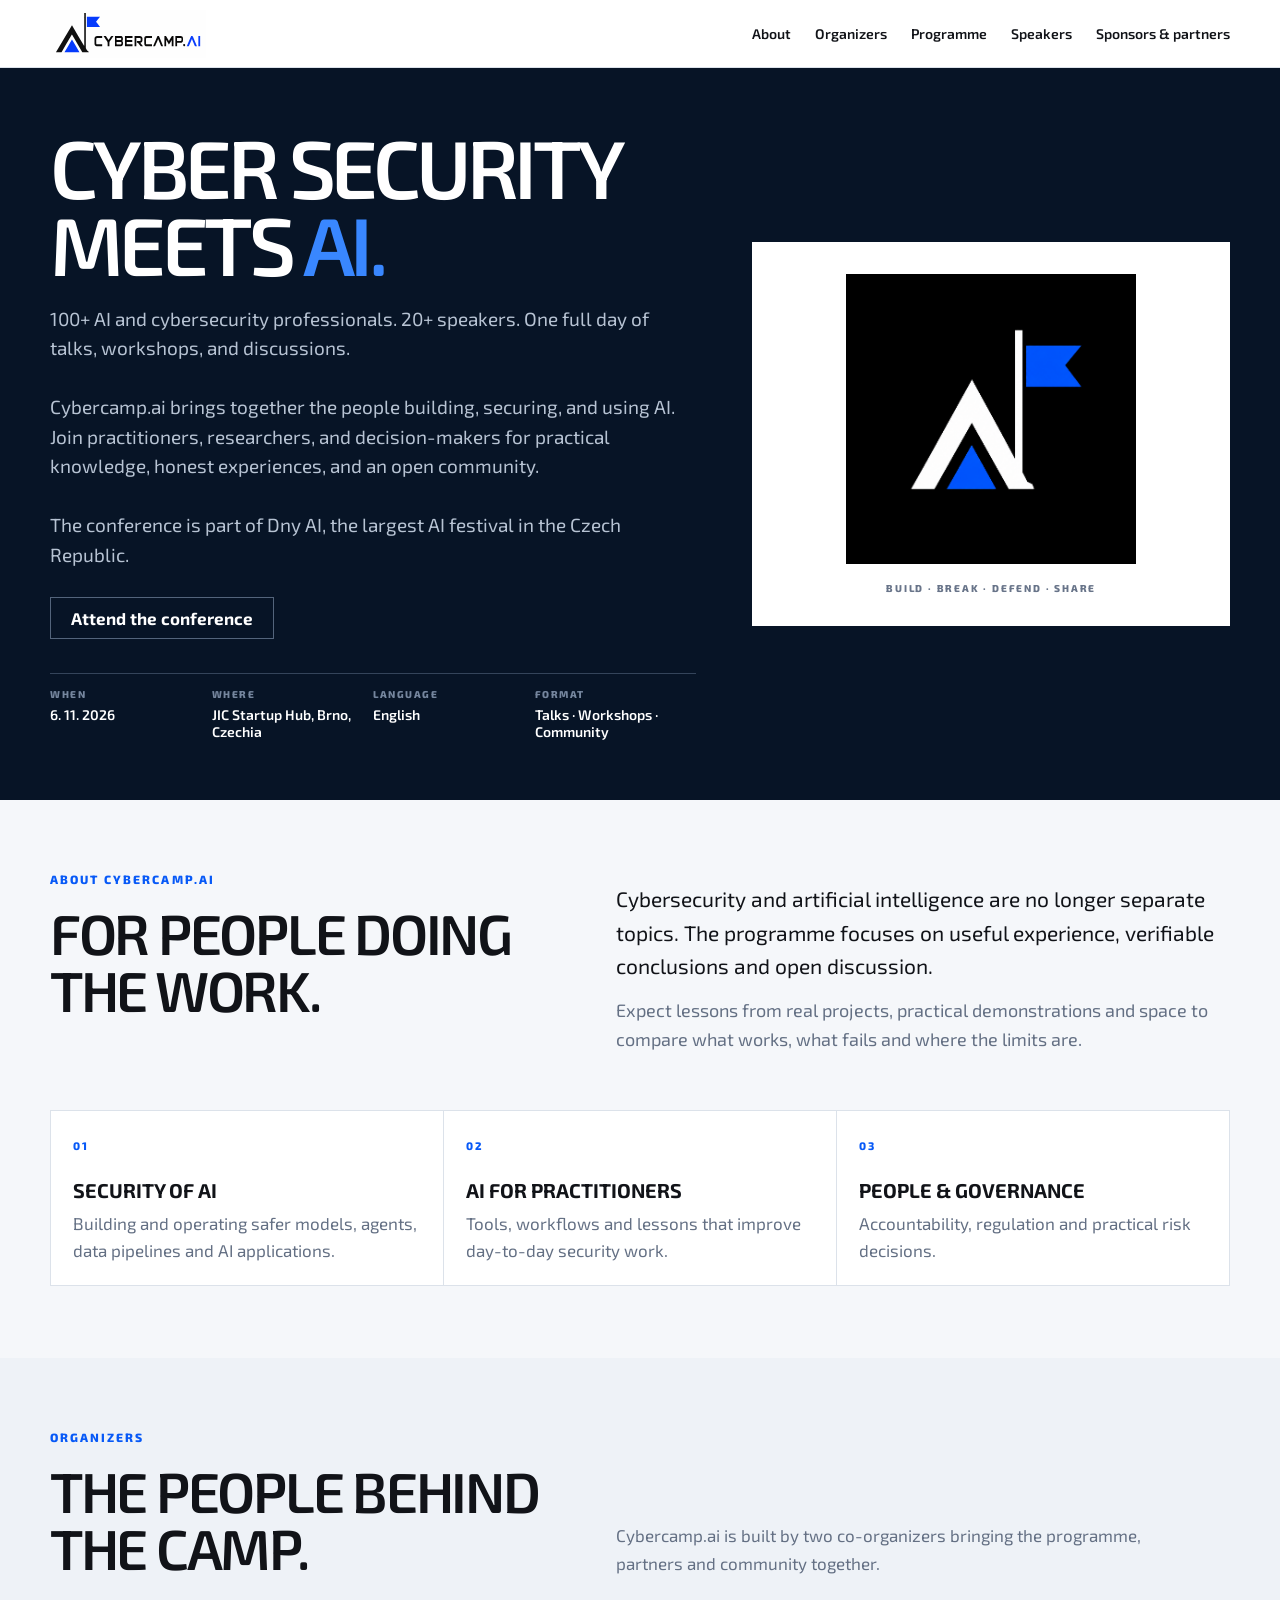
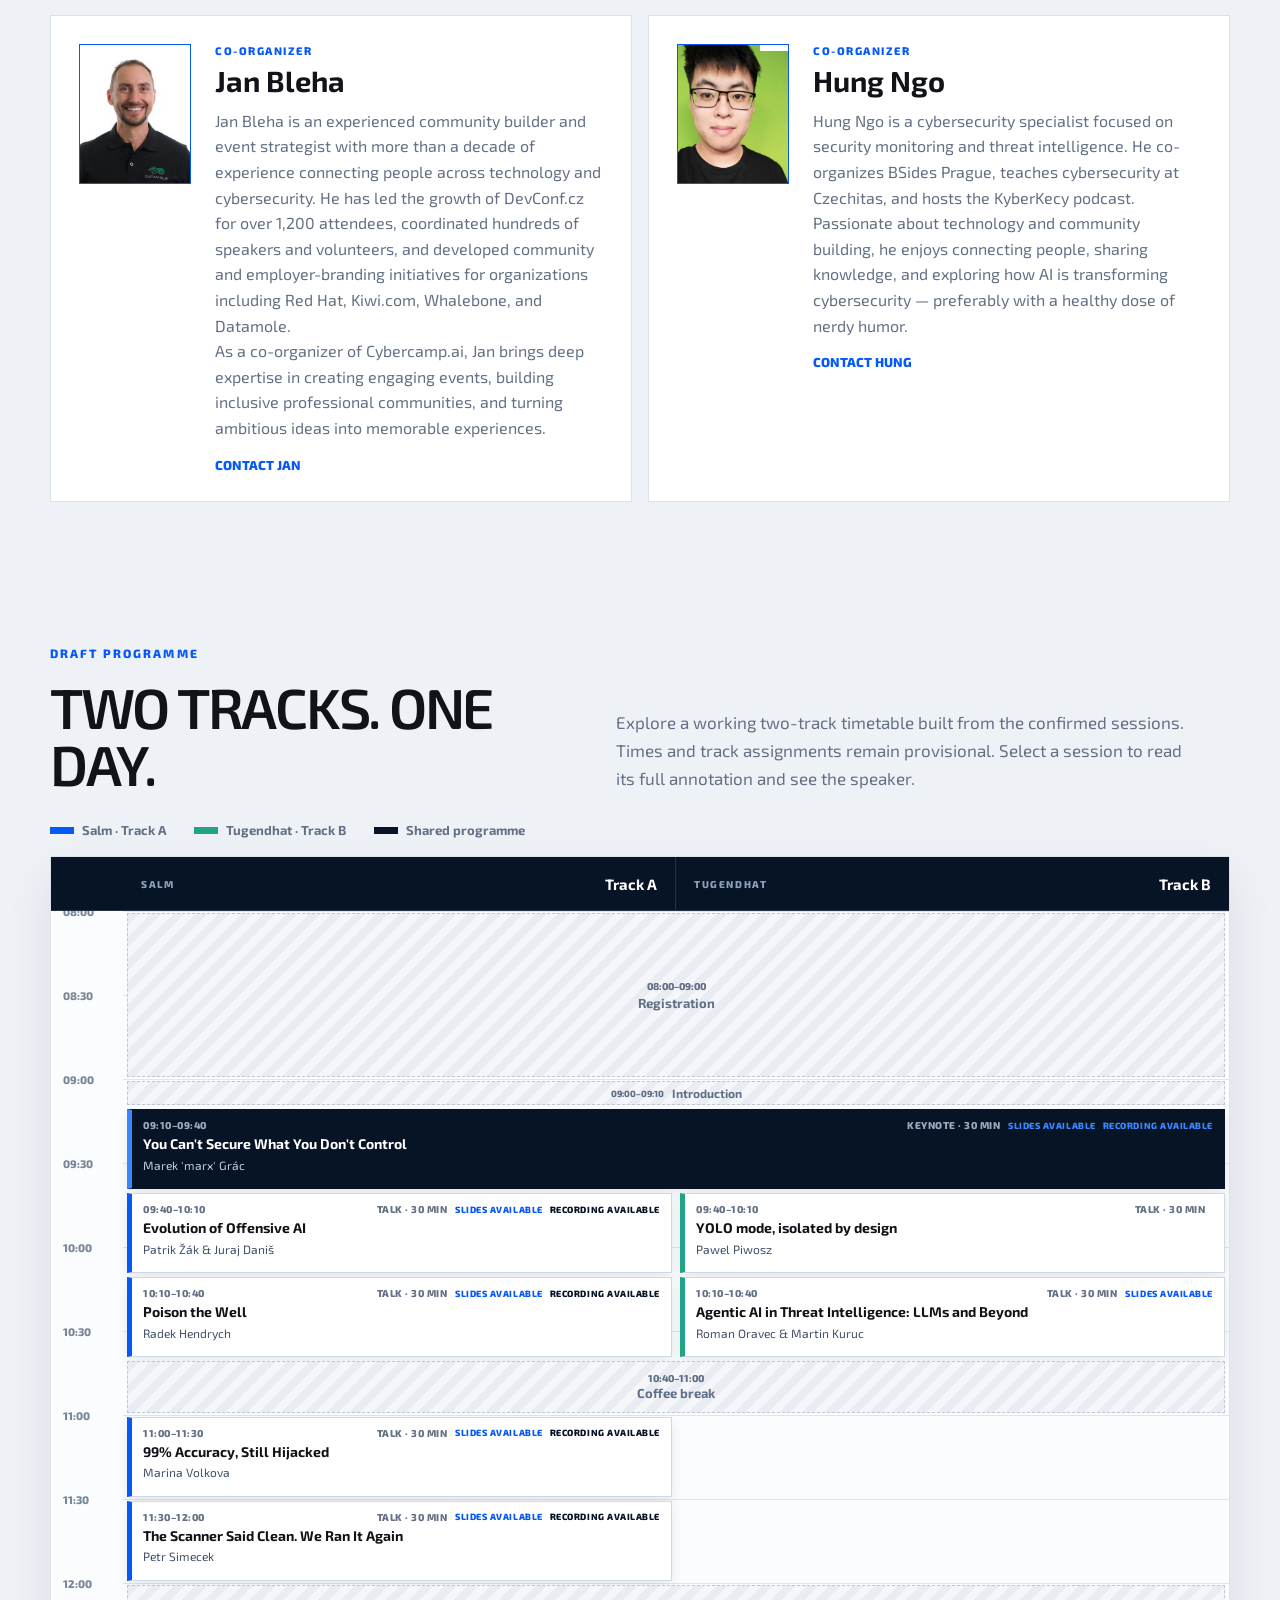
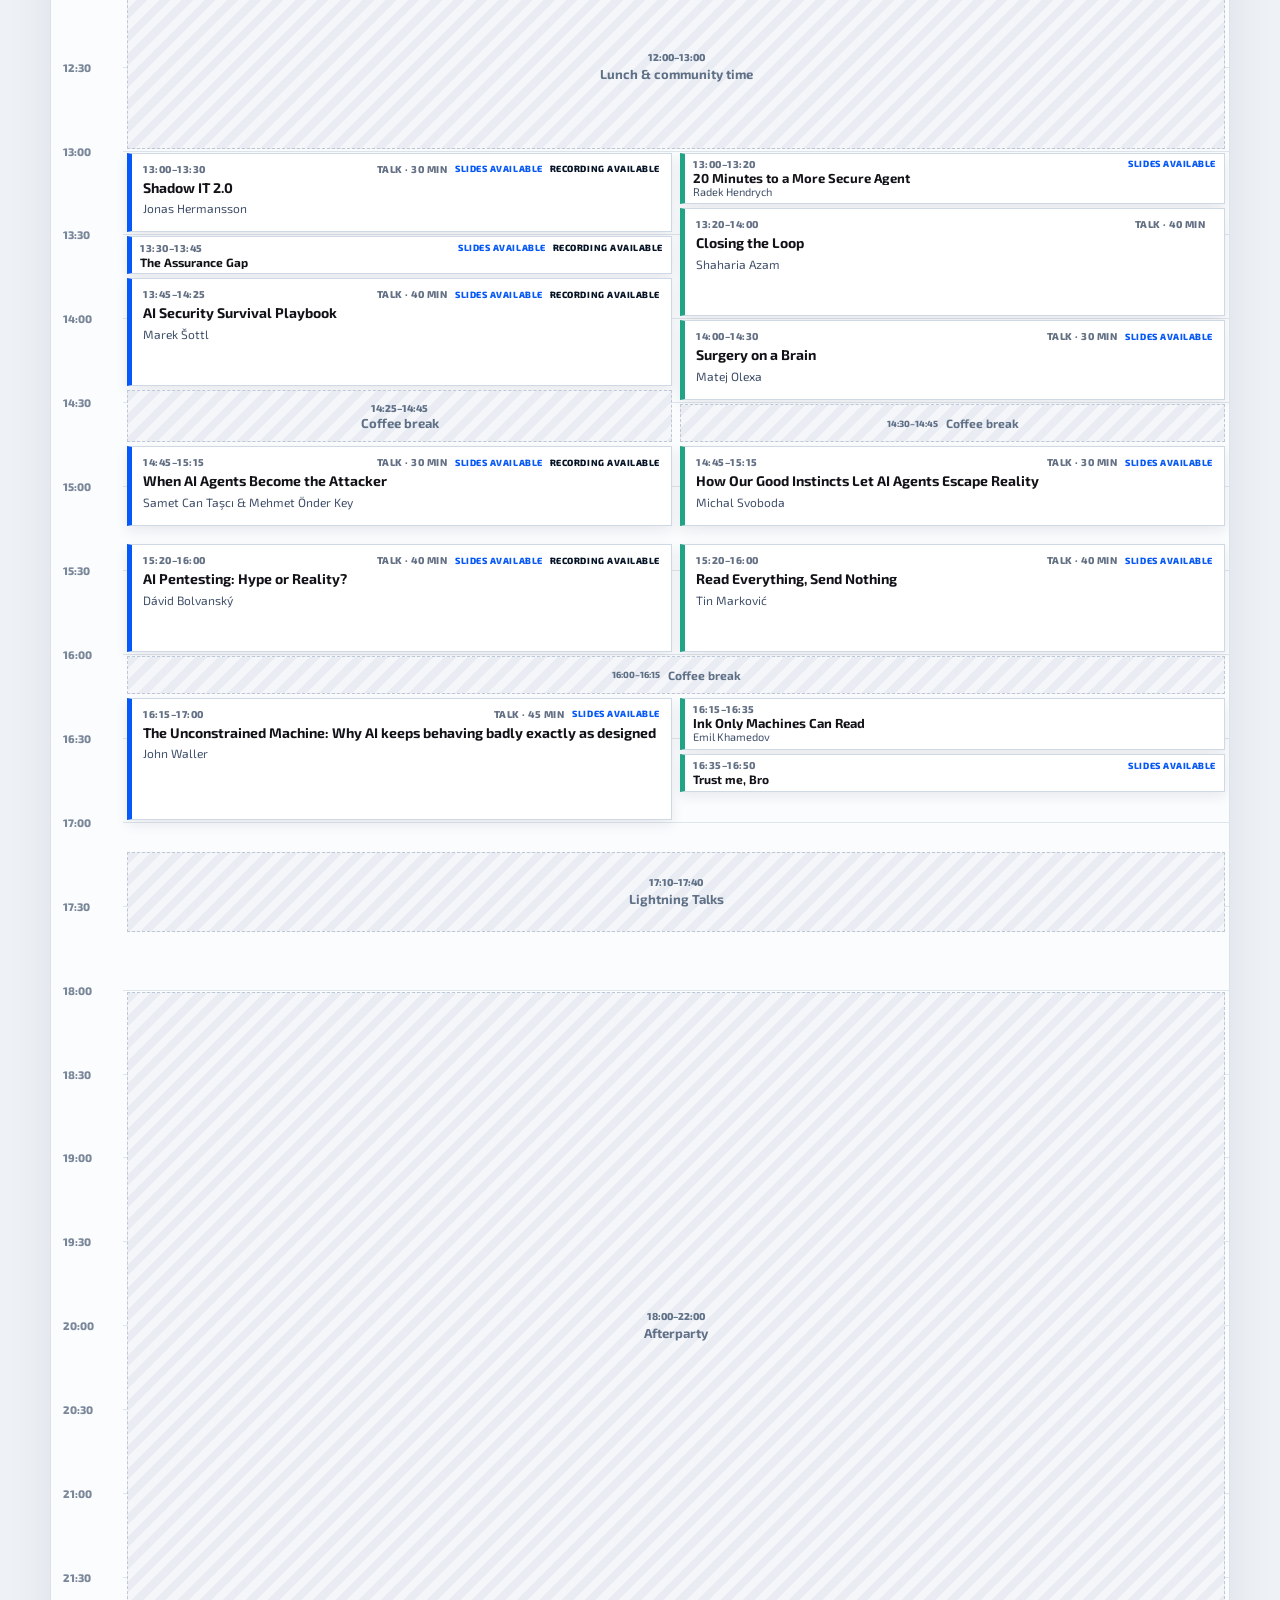
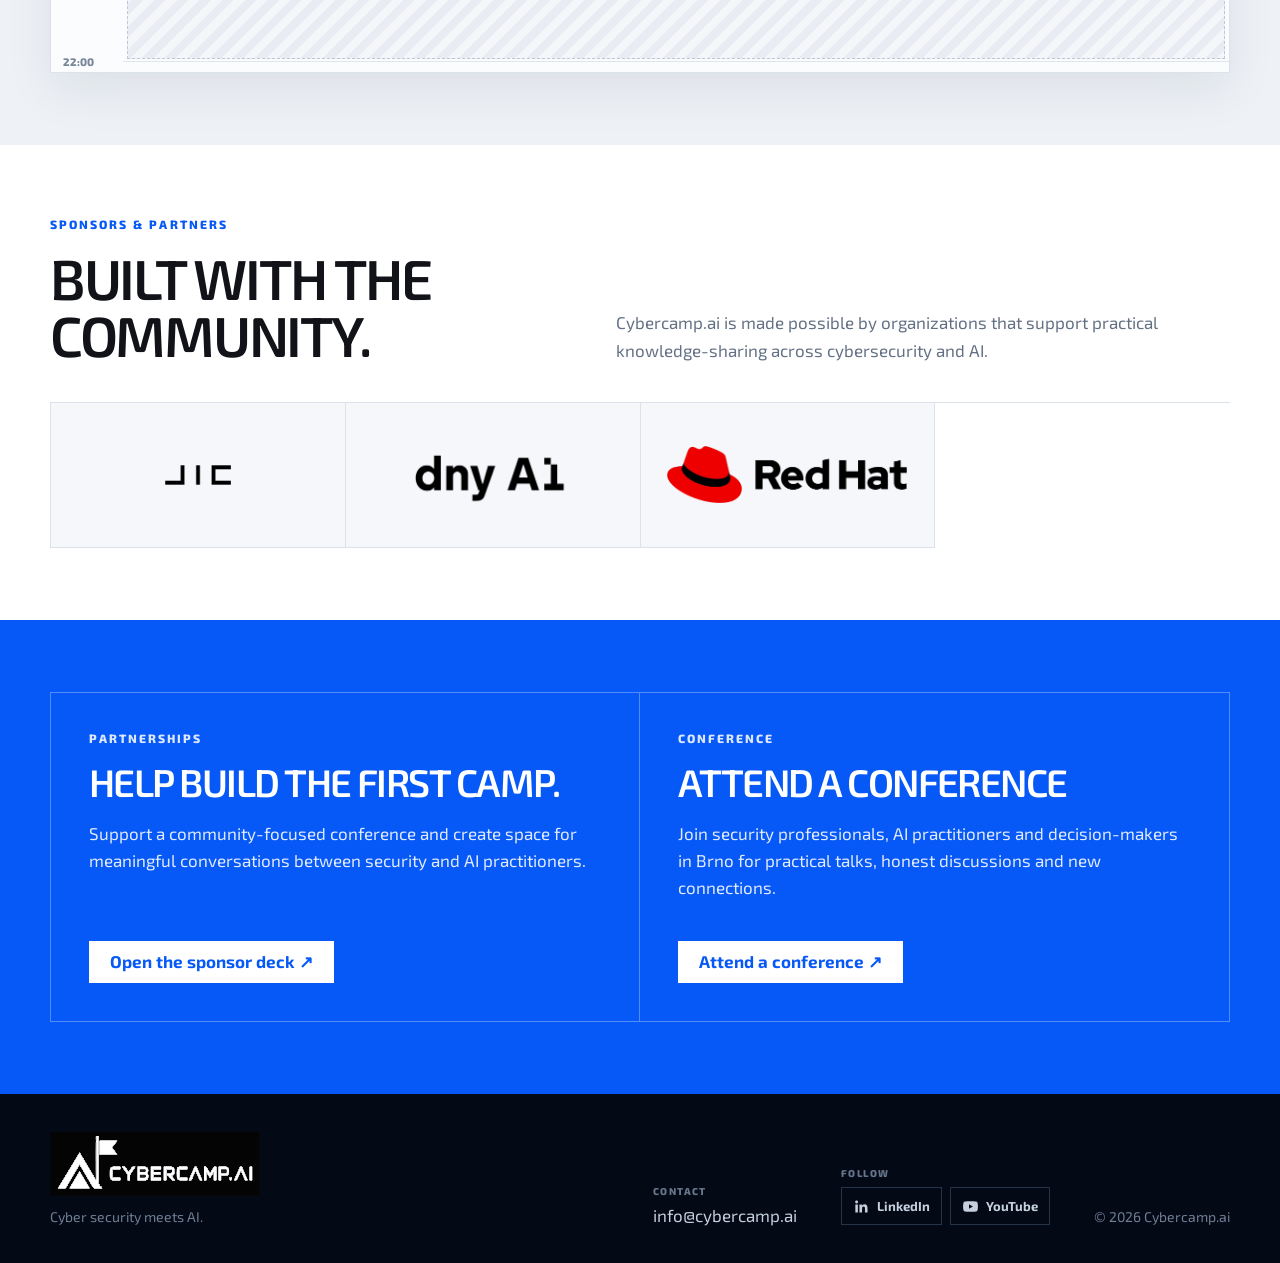
<file: index.html>
<!doctype html>
<html lang="en">

<head>
  <meta charset="utf-8">
  <meta name="viewport" content="width=device-width, initial-scale=1">
  <meta name="description"
    content="Cybercamp.ai is a conference in Brno at the intersection of cybersecurity and artificial intelligence.">
  <meta name="theme-color" content="#071426">
  <link rel="canonical" href="https://cybercamp.ai/">

  <meta property="og:type" content="website">
  <meta property="og:site_name" content="Cybercamp.ai">
  <meta property="og:title" content="Cybercamp.ai — Cyber security meets AI">
  <meta property="og:description"
    content="Join practitioners, researchers and decision-makers in Brno for practical knowledge, honest experience and an open community.">
  <meta property="og:url" content="https://cybercamp.ai/">
  <meta property="og:image" content="https://cybercamp.ai/assets/cybercamp-logo-vector.png">
  <meta property="og:image:secure_url" content="https://cybercamp.ai/assets/cybercamp-logo-vector.png">
  <meta property="og:image:type" content="image/png">
  <meta property="og:image:width" content="2048">
  <meta property="og:image:height" content="2048">
  <meta property="og:image:alt" content="Cybercamp.ai logo">

  <meta name="twitter:card" content="summary">
  <meta name="twitter:title" content="Cybercamp.ai — Cyber security meets AI">
  <meta name="twitter:description"
    content="Join practitioners, researchers and decision-makers in Brno for practical knowledge, honest experience and an open community.">
  <meta name="twitter:image" content="https://cybercamp.ai/assets/cybercamp-logo-vector.png">
  <meta name="twitter:image:alt" content="Cybercamp.ai logo">

  <title>Cybercamp.ai — Cyber security meets AI</title>
  <link rel="icon" href="assets/cybercamp-icon.png">
  <link rel="stylesheet" href="styles.css">
  <script src="schedule-config.js" defer></script>
  <script src="script.js" defer></script>
</head>

<body>
  <header class="site-header">
    <a class="brand" href="#top" aria-label="Cybercamp.ai – home">
      <img src="assets/cybercamp-vector-header.svg" alt="Cybercamp.ai">
    </a>
    <button class="menu-toggle" type="button" aria-expanded="false" aria-controls="main-navigation">
      <span></span><span></span><span></span><span class="sr-only">Menu</span>
    </button>
    <nav id="main-navigation">
      <a href="#about">About</a>
      <a href="#organizers">Organizers</a>
      <a href="#schedule">Programme</a>
      <a href="speakers.html">Speakers</a>
      <a href="#partners">Sponsors &amp; partners</a>
    </nav>
  </header>

  <main>
    <section class="hero" id="top">
      <div class="wrap hero-layout">
        <div>
          <h1>Cyber security<br>meets <span>AI.</span></h1>
          <p class="hero-lead">100+ AI and cybersecurity professionals. 20+ speakers. One full day of talks, workshops, and discussions.<br><br>
            Cybercamp.ai brings together the people building, securing, and using AI. Join practitioners, researchers, and decision-makers for practical knowledge, honest experiences, and an open community.<br><br>
            The conference is part of <a href="https://dny.ai/" target="_blank">Dny AI</a>, the largest AI festival in the Czech Republic.</p>
          <div class="hero-actions">
            <!-- <a class="button button-primary ticket-link" href="#">Get tickets</a> -->
            <!-- <a class="button button-outline cfp-link" href="https://sessionize.com/cybercampai" target="_blank">Submit a
              talk</a> -->
            <a class="button button-outline ticket-link" href="https://luma.com/cybercampai" target="_blank" rel="noopener noreferrer">Attend the
              conference</a>
          </div>
          <dl class="event-meta">
            <div>
              <dt>When</dt>
              <dd>6. 11. 2026</dd>
            </div>
            <div>
              <dt>Where</dt>
              <dd>JIC Startup Hub, Brno, Czechia</dd>
            </div>
            <div>
              <dt>Language</dt>
              <dd>English</dd>
            </div>
            <div>
              <dt>Format</dt>
              <dd>Talks · Workshops · Community</dd>
            </div>
          </dl>
        </div>
        <div class="hero-symbol" aria-hidden="true">
          <img src="assets/cybercamp-icon.png" alt="">
          <span>BUILD · BREAK · DEFEND · SHARE</span>
        </div>
      </div>
    </section>

    <section class="section" id="about">
      <div class="wrap section-intro">
        <div>
          <p class="kicker">About Cybercamp.ai</p>
          <h2>For people doing the work.</h2>
        </div>
        <div class="intro-copy">
          <p>Cybersecurity and artificial intelligence are no longer separate topics. The programme focuses on useful
            experience, verifiable conclusions and open discussion.</p>
          <p>Expect lessons from real projects, practical demonstrations and space to compare what works, what fails and
            where the limits are.</p>
        </div>
      </div>
      <div class="wrap topic-grid" aria-label="Conference topics">
        <article><span>01</span>
          <h3>Security of AI</h3>
          <p>Building and operating safer models, agents, data pipelines and AI applications.</p>
        </article>
        <article><span>02</span>
          <h3>AI for Practitioners</h3>
          <p>Tools, workflows and lessons that improve day-to-day security work.</p>
        </article>
        <article><span>03</span>
          <h3>People & Governance</h3>
          <p>Accountability, regulation and practical risk decisions.</p>
        </article>
      </div>
    </section>

    <section class="section organizers" id="organizers">
      <div class="wrap section-heading">
        <div>
          <p class="kicker">Organizers</p>
          <h2>The people behind the camp.</h2>
        </div>
        <p class="section-note">Cybercamp.ai is built by two co-organizers bringing the programme, partners and
          community together.</p>
      </div>
      <div class="wrap organizer-grid">
        <article>
          <div class="organizer-photo">
            <span class="organizer-photo-placeholder" aria-hidden="true">JB</span>
            <img src="assets/jan-bleha.jpg" alt="Jan Bleha" loading="lazy" width="448" height="560"
              onerror="this.hidden=true">
          </div>
          <div class="organizer-copy">
            <p>Co-organizer</p>
            <h3><a href="https://cz.linkedin.com/in/janbleha" target="_blank">Jan Bleha</a></h3>
            <span>Jan Bleha is an experienced community builder and event strategist with more than a decade of
              experience connecting people across technology and cybersecurity. He has led the growth of DevConf.cz for
              over 1,200 attendees, coordinated hundreds of speakers and volunteers, and developed community and
              employer-branding initiatives for organizations including Red Hat, Kiwi.com, Whalebone, and
              Datamole.<br>As a co-organizer of Cybercamp.ai, Jan brings deep expertise in creating engaging events,
              building inclusive professional communities, and turning ambitious ideas into memorable experiences.
            </span>
            <a href="mailto:jan@cybercamp.ai">Contact Jan</a>
          </div>
        </article>
        <article>
          <div class="organizer-photo">
            <span class="organizer-photo-placeholder" aria-hidden="true">HN</span>
            <img src="assets/hung-ngo.jpg" alt="Hung Ngo" loading="lazy" width="448" height="560"
              onerror="this.hidden=true">
          </div>
          <div class="organizer-copy">
            <p>Co-organizer</p>
            <h3><a href="https://www.linkedin.com/in/hungoboss/" target="_blank">Hung Ngo</a></h3>
            <span>Hung Ngo is a cybersecurity specialist focused on security monitoring and threat intelligence. He co-organizes BSides Prague, teaches cybersecurity at Czechitas, and hosts the KyberKecy podcast. Passionate about technology and community building, he enjoys connecting people, sharing knowledge, and exploring how AI is transforming cybersecurity — preferably with a healthy dose of nerdy humor.</span>
            <a href="mailto:hung@cybercamp.ai">Contact Hung</a>
          </div>
        </article>
      </div>
    </section>
    <section class="section programme" id="schedule">
      <div class="wrap section-heading">
        <div>
          <p class="kicker">Draft programme</p>
          <h2>Two tracks. One day.</h2>
        </div>
        <p class="section-note">Explore a working two-track timetable built from the confirmed sessions. Times and track assignments remain provisional. Select a session to read its full annotation and see the speaker.</p>
      </div>
      <div class="wrap schedule-key" id="schedule-key" aria-label="Programme legend"></div>
      <div class="wrap schedule-scroll" tabindex="0" aria-label="Scrollable two-track conference programme">
        <div class="schedule-timeline" id="schedule-timeline"></div>
      </div>
      <noscript><p class="wrap no-script">JavaScript is required to display the interactive programme.</p></noscript>
    </section>

    <dialog class="session-dialog" id="session-dialog" aria-labelledby="dialog-title">
      <div class="dialog-panel">
        <button class="dialog-close" type="button" aria-label="Close session details">×</button>
        <p class="dialog-meta" id="dialog-meta"></p>
        <h2 id="dialog-title"></h2>
        <div class="dialog-description" id="dialog-description"></div>
        <div class="dialog-resources" id="dialog-resources" aria-live="polite"></div>
        <div class="dialog-speakers" id="dialog-speakers"></div>
      </div>
    </dialog>
    <section class="section partners" id="partners">
      <div class="wrap section-heading">
        <div>
          <p class="kicker">Sponsors &amp; partners</p>
          <h2>Built with the community.</h2>
        </div>
        <p class="section-note">Cybercamp.ai is made possible by organizations that support practical knowledge-sharing
          across cybersecurity and AI.</p>
      </div>
      <div class="wrap partner-grid" aria-label="Cybercamp.ai sponsors and partners">
        <div class="partner-logo-slot">
          <a href="https://www.jic.cz/cz/" target="_blank"><img src="assets/partner-logo-jic.png" alt="JIC"
              loading="lazy" width="240" height="96" onload="this.previousElementSibling.hidden=true"
              onerror="this.hidden=true"></a>
        </div>
        <div class="partner-logo-slot">
          <a href="https://dny.ai/" target="_blank"><img src="assets/partner-logo-dnyai.png" alt="DnyAI"
              loading="lazy" width="240" height="96" onload="this.previousElementSibling.hidden=true"
              onerror="this.hidden=true"></a>
        </div>
        <div class="partner-logo-slot">
          <a href="https://redhat.com" target="_blank"><img src="assets/partner-logo-redhat.png" alt="RedHat"
              loading="lazy" width="240" height="96" onload="this.previousElementSibling.hidden=true"
              onerror="this.hidden=true"></a>
        </div>
      </div>
    </section>

    <section class="section participation">
      <div class="wrap participation-grid">
        <!-- <article>
          <p class="kicker light">Call for papers</p>
          <h2>Share something useful.</h2>
          <p>We welcome talks, live demos, case studies, research and honest lessons from things that did not work.</p>
          <a class="button button-white cfp-link" href="https://sessionize.com/cybercampai" target="_blank">Submit a
            talk ↗</a>
        </article> -->
        <article id="support-partners">
          <p class="kicker light">Partnerships</p>
          <h2>Help build the first camp.</h2>
          <p>Support a community-focused conference and create space for meaningful conversations between security and
            AI practitioners.</p>
          <a class="button button-white sponsor-deck-link"
            href="mailto:info@cybercamp.ai?subject=Call%20for%20sponsors%20%E2%80%94%20Cybercamp.ai">Open the sponsor
            deck ↗</a>
        </article>
        <article id="attend">
          <p class="kicker light">Conference</p>
          <h2>Attend a conference</h2>
          <p>Join security professionals, AI practitioners and decision-makers in Brno for practical talks, honest
            discussions and new connections.</p>
          <a class="button button-white ticket-link" href="https://luma.com/cybercampai" target="_blank" rel="noopener noreferrer">Attend a conference ↗</a>
        </article>
      </div>
    </section>

  </main>

  <footer>
    <div class="wrap footer-layout">
      <div class="footer-brand"><img src="assets/cybercamp-vector-header.svg" alt="Cybercamp.ai">
        <p>Cyber security meets AI.</p>
      </div>
      <div class="footer-group">
        <span class="footer-label">Contact</span>
        <a href="mailto:info@cybercamp.ai">info@cybercamp.ai</a>
      </div>
      <div class="footer-group">
        <span class="footer-label">Follow</span>
        
        <div class="social-links">
          <a class="social-link" href="https://www.linkedin.com/company/cybercampai/" target="_blank" rel="noopener noreferrer"
            aria-label="Cybercamp.ai on LinkedIn">
            <svg viewBox="0 0 24 24" aria-hidden="true">
              <path
                d="M5.1 3.5A2.1 2.1 0 1 1 5.1 7.7 2.1 2.1 0 0 1 5.1 3.5ZM3.3 9.1h3.6v11.4H3.3V9.1Zm5.8 0h3.4v1.6h.1c.5-.9 1.7-2 3.5-2 3.7 0 4.4 2.4 4.4 5.6v6.2h-3.6V15c0-1.3 0-3.1-1.9-3.1s-2.2 1.5-2.2 3v5.6H9.1V9.1Z" />
            </svg>
            <span>LinkedIn</span>
          </a>

          <a class="social-link" href="https://www.youtube.com/@cybercampai" target="_blank" rel="noopener noreferrer"
            aria-label="Cybercamp.ai on YouTube">
            <svg viewBox="0 0 24 24" aria-hidden="true">
              <path
                d="M22 7.1a2.8 2.8 0 0 0-2-2C18.3 4.6 12 4.6 12 4.6s-6.3 0-8 .5a2.8 2.8 0 0 0-2 2A29 29 0 0 0 1.5 12 29 29 0 0 0 2 16.9a2.8 2.8 0 0 0 2 2c1.7.5 8 .5 8 .5s6.3 0 8-.5a2.8 2.8 0 0 0 2-2 29 29 0 0 0 .5-4.9 29 29 0 0 0-.5-4.9ZM9.9 15.2V8.8l5.5 3.2-5.5 3.2Z" />
            </svg>
            <span>YouTube</span>
          </a>

        </div>
      </div>
      <p class="footer-copyright">© <span id="current-year"></span> Cybercamp.ai</p>
    </div>
  </footer>
</body>

</html>
</file>
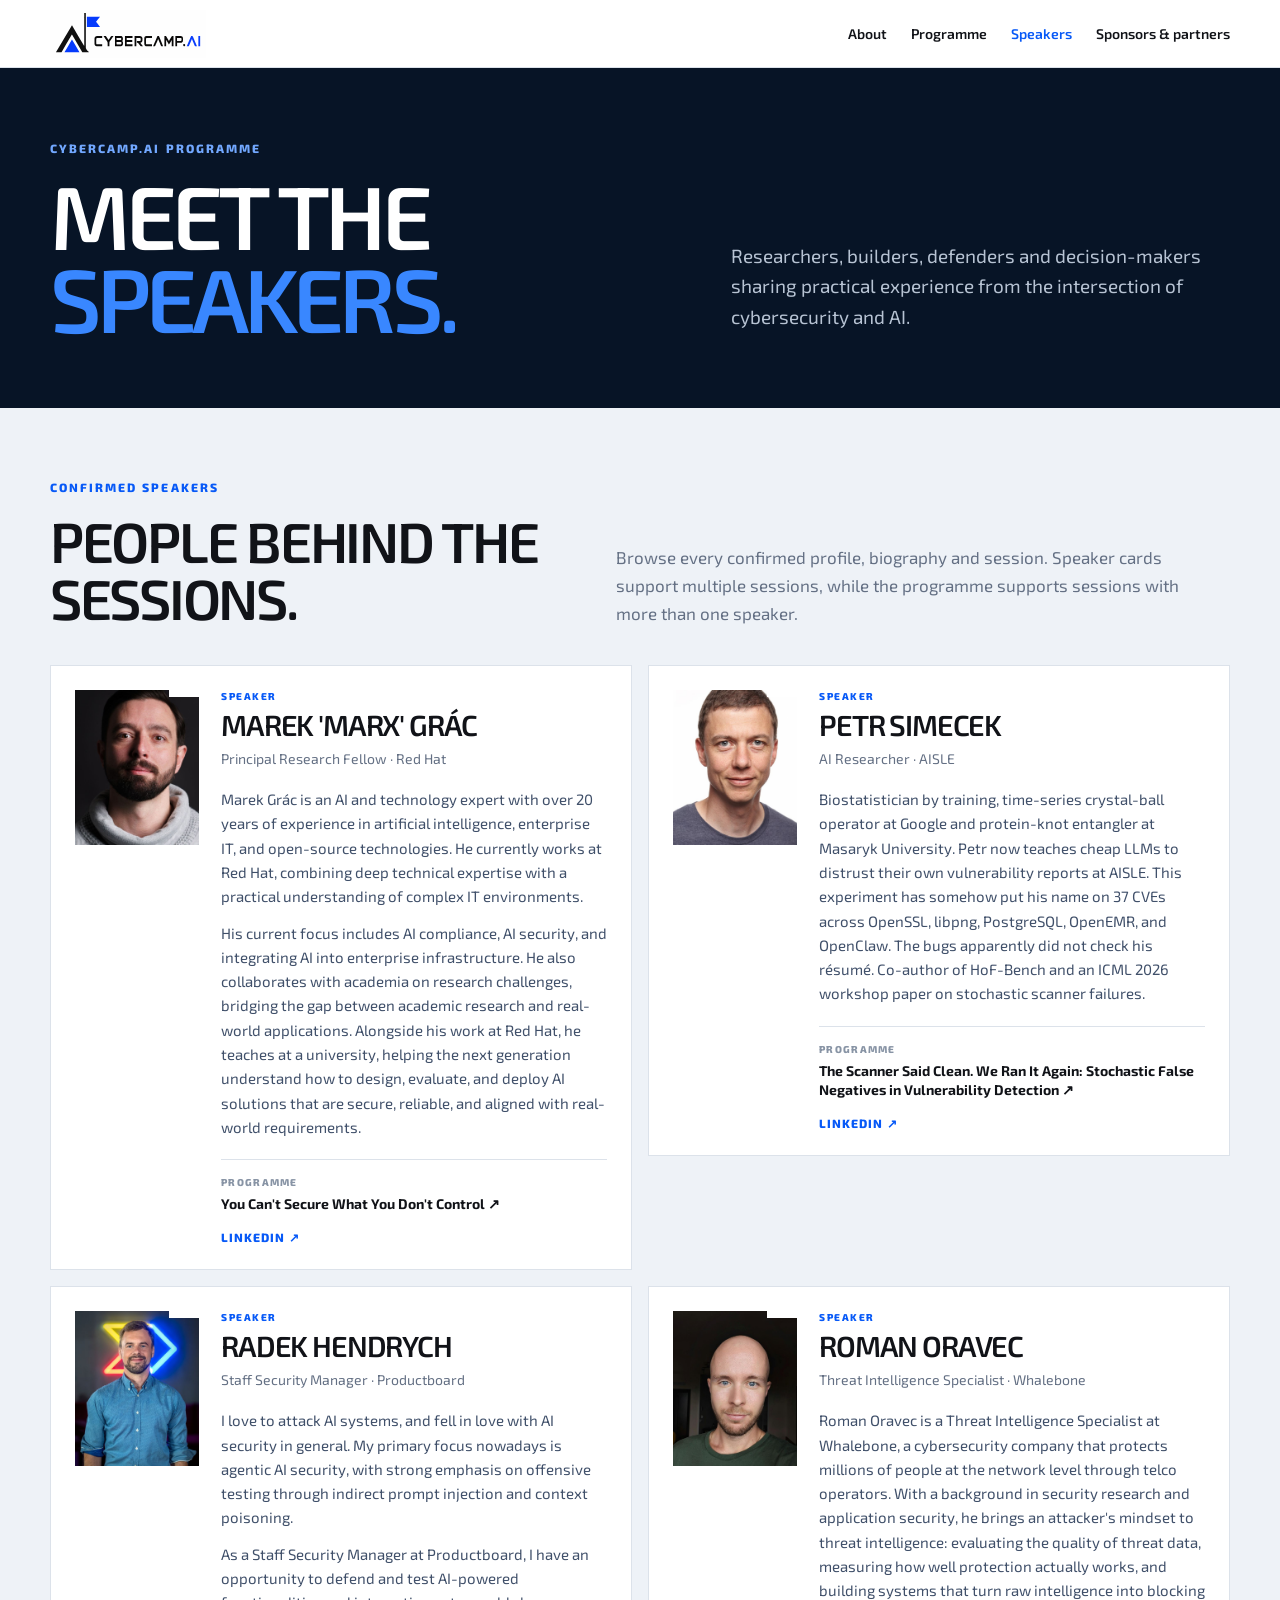
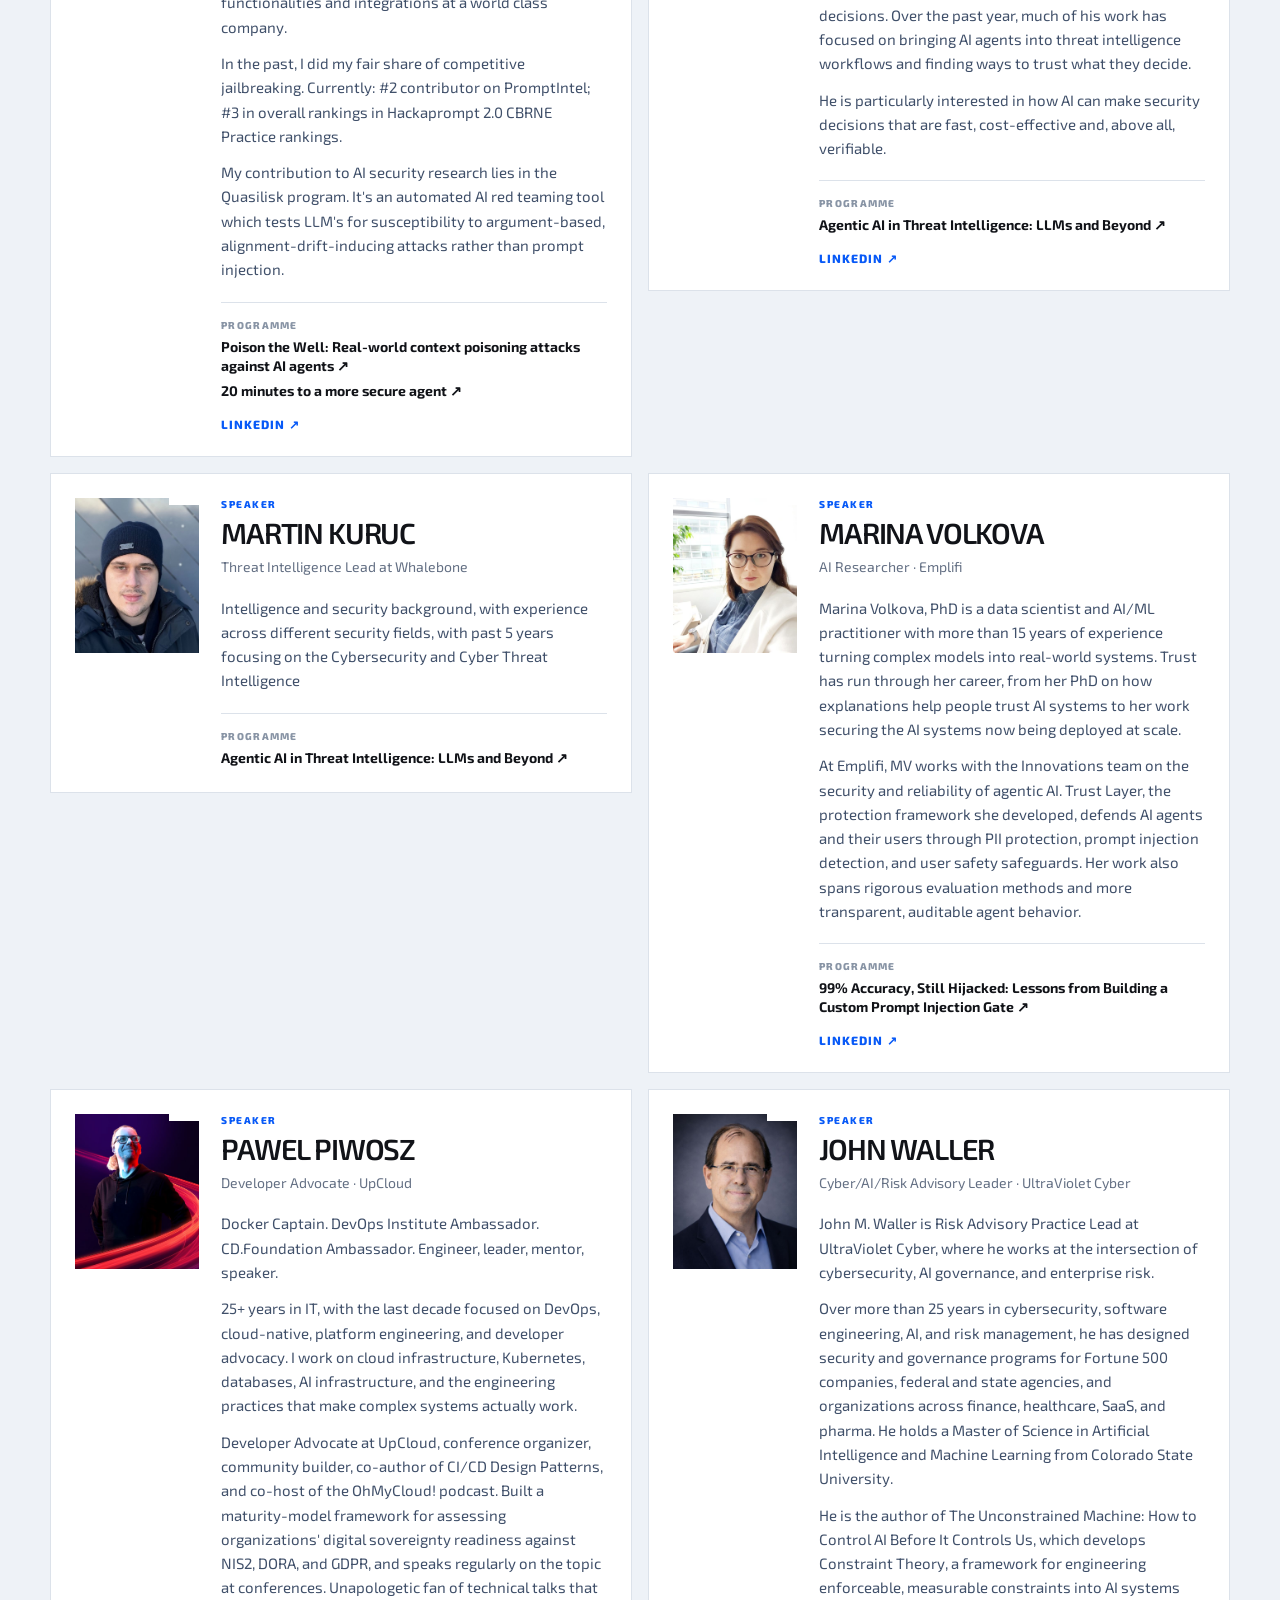
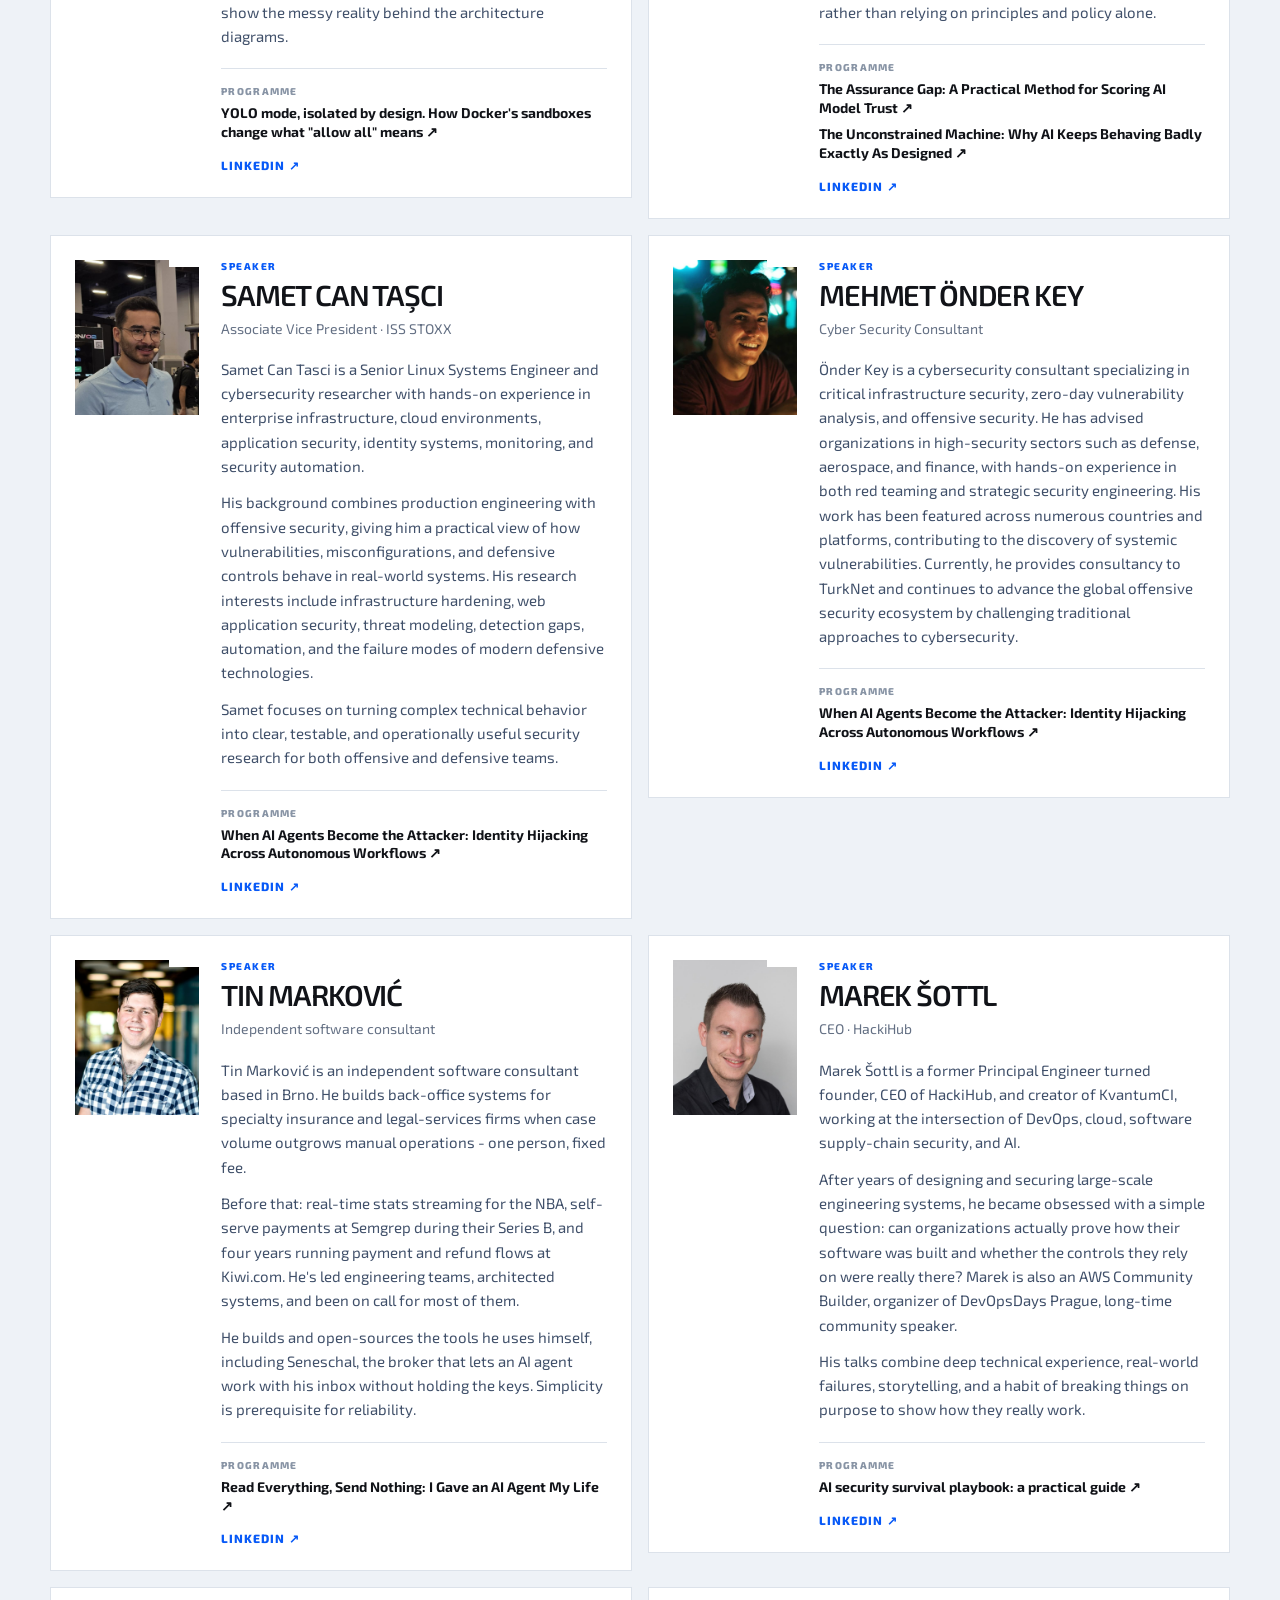
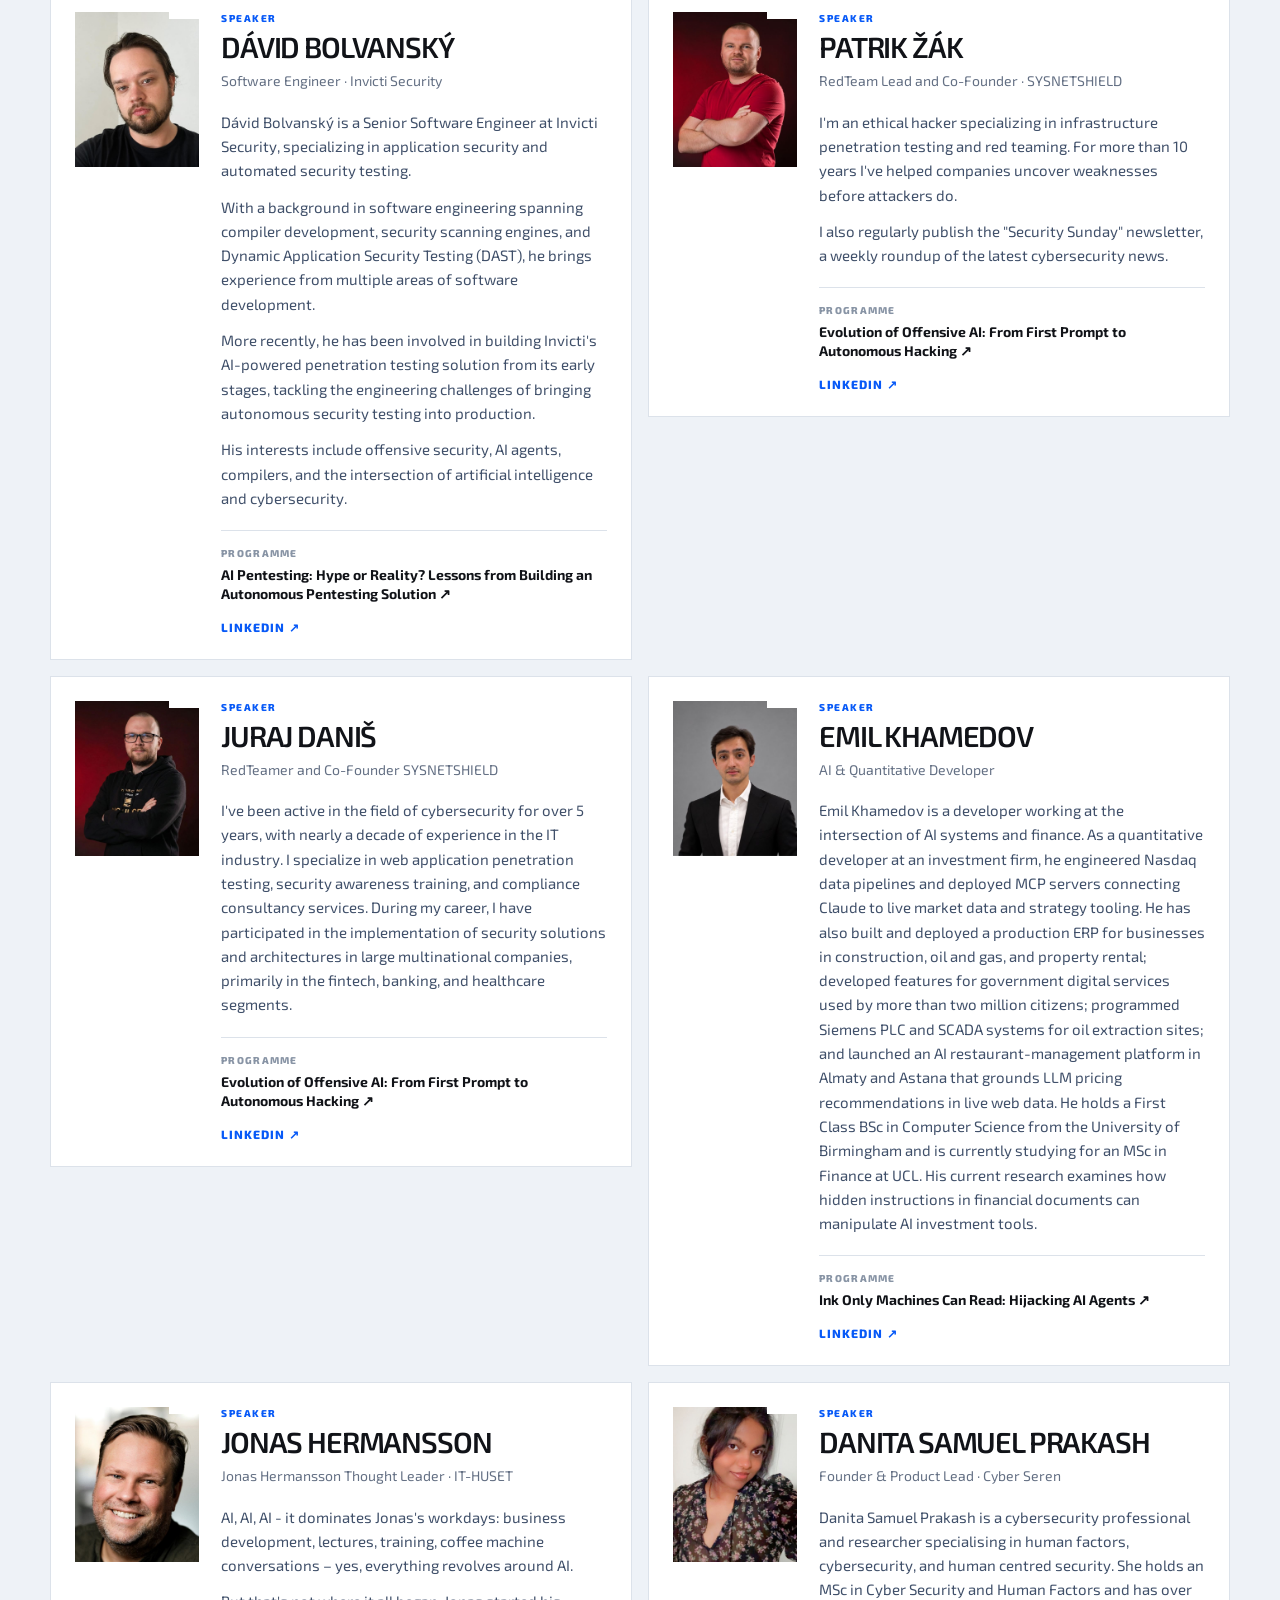
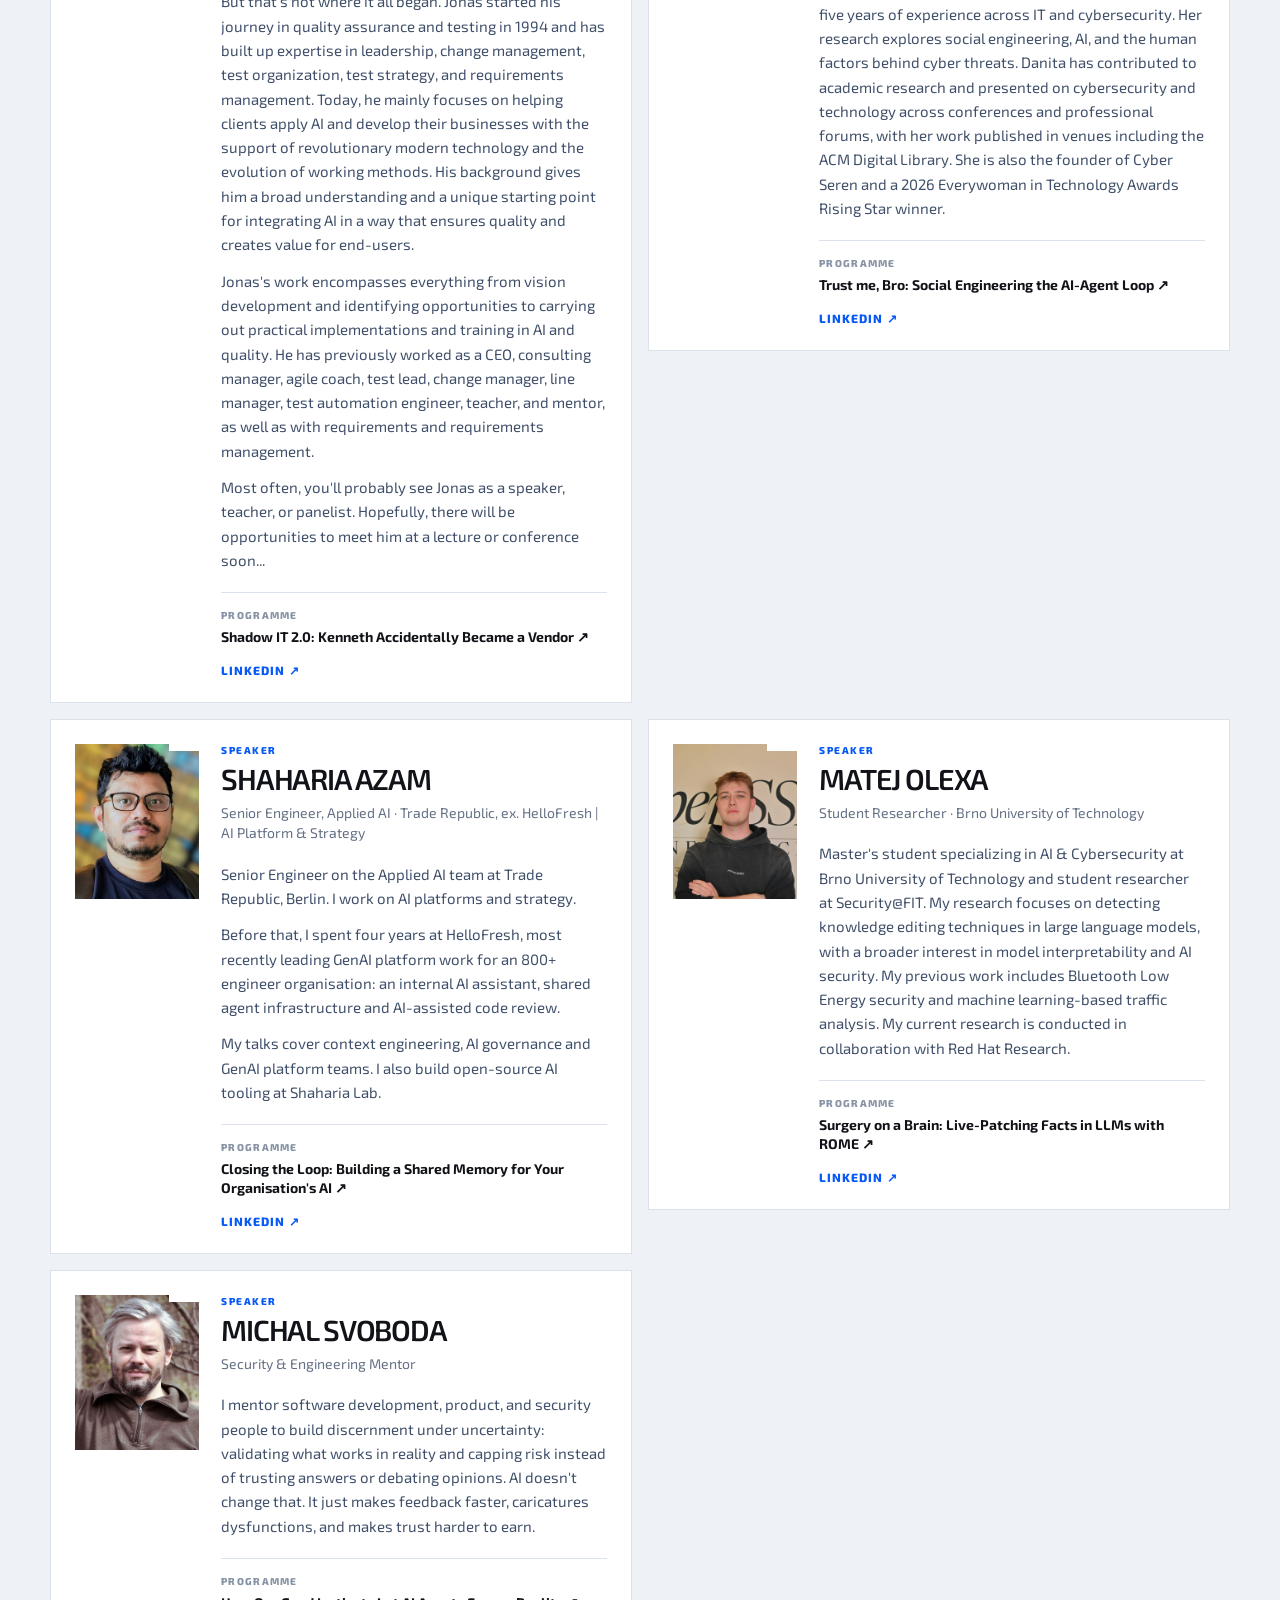
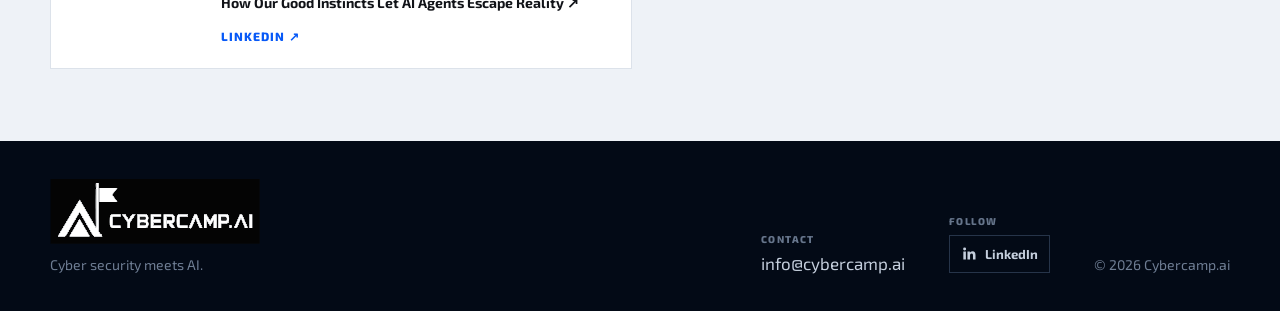
<file: speakers.html>
<!doctype html>
<html lang="en">
<head>
  <meta charset="utf-8">
  <meta name="viewport" content="width=device-width, initial-scale=1">
  <meta name="description" content="Meet the confirmed Cybercamp.ai speakers and explore their biographies and sessions.">
  <meta name="theme-color" content="#071426">
  <link rel="canonical" href="https://cybercamp.ai/speakers.html">
  <meta property="og:type" content="website">
  <meta property="og:site_name" content="Cybercamp.ai">
  <meta property="og:title" content="Speakers — Cybercamp.ai">
  <meta property="og:description" content="Meet the people sharing practical experience at Cybercamp.ai in Brno.">
  <meta property="og:url" content="https://cybercamp.ai/speakers.html">
  <meta property="og:image" content="https://cybercamp.ai/assets/cybercamp-logo-vector.png">
  <meta name="twitter:card" content="summary">
  <meta name="twitter:title" content="Speakers — Cybercamp.ai">
  <meta name="twitter:image" content="https://cybercamp.ai/assets/cybercamp-logo-vector.png">
  <title>Speakers — Cybercamp.ai</title>
  <link rel="icon" href="assets/cybercamp-icon.png">
  <link rel="stylesheet" href="styles.css">
  <script src="schedule-config.js" defer></script>
  <script src="script.js" defer></script>
</head>
<body>
  <header class="site-header">
    <a class="brand" href="index.html#top" aria-label="Cybercamp.ai – home">
      <img src="assets/cybercamp-vector-header.svg" alt="Cybercamp.ai">
    </a>
    <button class="menu-toggle" type="button" aria-expanded="false" aria-controls="main-navigation">
      <span></span><span></span><span></span><span class="sr-only">Menu</span>
    </button>
    <nav id="main-navigation">
      <a href="index.html#about">About</a>
      <a href="index.html#schedule">Programme</a>
      <a href="speakers.html" aria-current="page">Speakers</a>
      <a href="index.html#partners">Sponsors &amp; partners</a>
    </nav>
  </header>
  <main>
    <section class="subpage-hero">
      <div class="wrap subpage-hero-layout">
        <div>
          <p class="eyebrow">Cybercamp.ai programme</p>
          <h1>Meet the<br><span>speakers.</span></h1>
        </div>
        <p>Researchers, builders, defenders and decision-makers sharing practical experience from the intersection of cybersecurity and AI.</p>
      </div>
    </section>
    <section class="section speaker-directory">
      <div class="wrap section-heading">
        <div><p class="kicker">Confirmed speakers</p><h2>People behind the sessions.</h2></div>
        <p class="section-note">Browse every confirmed profile, biography and session. Speaker cards support multiple sessions, while the programme supports sessions with more than one speaker.</p>
      </div>
      <div class="wrap speaker-directory-grid" id="speaker-directory-grid"></div>
      <noscript><p class="wrap no-script">JavaScript is required to display the speaker directory.</p></noscript>
    </section>
  </main>
  <footer>
    <div class="wrap footer-layout">
      <div class="footer-brand"><img src="assets/cybercamp-vector-header.svg" alt="Cybercamp.ai">
        <p>Cyber security meets AI.</p>
      </div>
      <div class="footer-group">
        <span class="footer-label">Contact</span>
        <a href="mailto:info@cybercamp.ai">info@cybercamp.ai</a>
      </div>
      <div class="footer-group">
        <span class="footer-label">Follow</span>
        
        <div class="social-links">
          <a class="social-link" href="https://www.linkedin.com/company/cybercampai/" target="_blank" rel="noopener noreferrer"
            aria-label="Cybercamp.ai on LinkedIn">
            <svg viewBox="0 0 24 24" aria-hidden="true">
              <path
                d="M5.1 3.5A2.1 2.1 0 1 1 5.1 7.7 2.1 2.1 0 0 1 5.1 3.5ZM3.3 9.1h3.6v11.4H3.3V9.1Zm5.8 0h3.4v1.6h.1c.5-.9 1.7-2 3.5-2 3.7 0 4.4 2.4 4.4 5.6v6.2h-3.6V15c0-1.3 0-3.1-1.9-3.1s-2.2 1.5-2.2 3v5.6H9.1V9.1Z" />
            </svg>
            <span>LinkedIn</span>
          </a>
          <!--
          <a class="social-link" href="#" target="_blank" rel="noopener noreferrer"
            aria-label="Cybercamp.ai on YouTube">
            <svg viewBox="0 0 24 24" aria-hidden="true">
              <path
                d="M22 7.1a2.8 2.8 0 0 0-2-2C18.3 4.6 12 4.6 12 4.6s-6.3 0-8 .5a2.8 2.8 0 0 0-2 2A29 29 0 0 0 1.5 12 29 29 0 0 0 2 16.9a2.8 2.8 0 0 0 2 2c1.7.5 8 .5 8 .5s6.3 0 8-.5a2.8 2.8 0 0 0 2-2 29 29 0 0 0 .5-4.9 29 29 0 0 0-.5-4.9ZM9.9 15.2V8.8l5.5 3.2-5.5 3.2Z" />
            </svg>
            <span>YouTube</span>
          </a>
        -->
        </div>
      </div>
      <p class="footer-copyright">© <span id="current-year"></span> Cybercamp.ai</p>
    </div>
  </footer>
</body>
</html>
</file>
<file: styles.css>
@import url("https://fonts.googleapis.com/css2?family=Exo+2:wght@400;500;600;700;800&display=swap");

:root { --ink:#111318; --navy:#071426; --blue:#0759f7; --blue-light:#3987ff; --paper:#f5f7fa; --white:#fff; --muted:#647084; --line:#dce2ea; --max:1180px; }
* { box-sizing:border-box; }
html { scroll-behavior:smooth; background:var(--navy); }
body { margin:0; color:var(--ink); background:var(--paper); font-family:"Exo 2",Arial,sans-serif; font-size:17px; }
a { color:inherit; text-decoration:none; }
button { font:inherit; }
button,a { -webkit-tap-highlight-color:transparent; }
[hidden] { display:none !important; }
.sr-only { position:absolute; width:1px; height:1px; padding:0; margin:-1px; overflow:hidden; clip:rect(0,0,0,0); white-space:nowrap; border:0; }
.wrap { width:min(calc(100% - 48px),var(--max)); margin:0 auto; }

.site-header { position:sticky; z-index:50; top:0; display:flex; height:68px; align-items:center; justify-content:space-between; padding:0 max(24px,calc((100vw - var(--max))/2)); background:rgba(255,255,255,.97); border-bottom:1px solid var(--line); backdrop-filter:blur(12px); }
.brand { display:flex; width:200px; height:48px; align-items:center; }
.brand img { display:block; width:100%; max-height:48px; object-fit:contain; object-position:left center; }
.site-header nav { display:flex; align-items:center; gap:24px; font-size:14px; font-weight:600; }
.site-header nav a { transition:color 160ms ease; }
.site-header nav a:hover { color:var(--blue); }
.nav-cta,.button { display:inline-flex; min-height:42px; align-items:center; justify-content:center; padding:0 20px; border:1px solid transparent; font-weight:700; transition:transform 160ms ease,background 160ms ease; }
.nav-cta { color:var(--white) !important; background:var(--blue); }
.nav-cta:hover,.button:hover { transform:translateY(-2px); }
.menu-toggle { display:none; }

.hero { color:var(--white); background:var(--navy); }
.hero-layout { display:grid; min-height:580px; align-items:center; grid-template-columns:1.15fr .85fr; gap:56px; padding:60px 0; }
.eyebrow,.kicker { margin:0 0 18px; color:var(--blue); font-size:12px; font-weight:800; letter-spacing:.17em; text-transform:uppercase; }
.eyebrow { color:#72a8ff; }
.hero h1 { margin:0; font-size:clamp(59px,6.4vw,91px); font-weight:600; letter-spacing:-.055em; line-height:.94; text-transform:uppercase; }
.hero h1 span { color:var(--blue-light); }
.hero-lead { max-width:680px; margin:22px 0 0; color:#b7c3d3; font-size:19px; line-height:1.55; }
.hero-actions { display:flex; gap:10px; margin-top:28px; }
.button-primary { color:var(--white); background:var(--blue); }
.button-outline { color:var(--white); border-color:#53647b; background:transparent; }
.event-meta { display:grid; margin:34px 0 0; grid-template-columns:repeat(4,1fr); border-top:1px solid #34445a; }
.event-meta div { padding:14px 14px 0 0; }
.event-meta dt { margin-bottom:6px; color:#75869e; font-size:10px; font-weight:800; letter-spacing:.15em; text-transform:uppercase; }
.event-meta dd { margin:0; font-size:14px; font-weight:600; }
.hero-symbol { display:flex; min-height:360px; align-items:center; justify-content:center; flex-direction:column; padding:32px; background:var(--white); }
.hero-symbol img { display:block; width:min(100%,290px); aspect-ratio:1; object-fit:cover; }
.hero-symbol span { margin-top:18px; color:#687489; font-size:10px; font-weight:800; letter-spacing:.18em; }

.section { padding:72px 0; scroll-margin-top:68px; }
.section h2 { margin:0; font-size:clamp(38px,4.4vw,59px); font-weight:600; letter-spacing:-.04em; line-height:1.02; text-transform:uppercase; }
.section-intro,.section-heading { display:grid; grid-template-columns:.9fr 1.1fr; gap:64px; }
.intro-copy { padding-top:10px; }
.intro-copy p { margin:0 0 13px; color:var(--muted); font-size:18px; line-height:1.6; }
.intro-copy p:first-child { color:var(--ink); font-size:21px; }
.topic-grid { display:grid; margin-top:44px; grid-template-columns:repeat(3,minmax(0,1fr)); border-top:1px solid var(--line); border-left:1px solid var(--line); }
.topic-grid article { min-height:160px; padding:22px; border-right:1px solid var(--line); border-bottom:1px solid var(--line); background:var(--white); }
.topic-grid span { color:var(--blue); font-size:11px; font-weight:800; letter-spacing:.14em; }
.topic-grid h3 { margin:25px 0 8px; font-size:20px; text-transform:uppercase; }
.topic-grid p { margin:0; color:var(--muted); line-height:1.55; }
.section-heading { align-items:end; }
.section-note { max-width:570px; margin:0; color:var(--muted); line-height:1.65; }
.section-note strong { color:var(--ink); }

.speakers { background:var(--white); }
.talk-grid { display:grid; margin-top:38px; grid-template-columns:repeat(2,minmax(0,1fr)); gap:16px; align-items:start; }
.talk-card { display:flex; min-width:0; padding:26px; background:var(--paper); border:1px solid var(--line); flex-direction:column; }
.talk-main { display:contents; }
.talk-card-head { display:flex; order:1; align-items:center; justify-content:space-between; gap:16px; color:var(--blue); font-size:10px; font-weight:800; letter-spacing:.14em; text-transform:uppercase; }
.talk-card h3 { max-width:500px; min-height:5.8em; order:2; margin:18px 0 15px; font-size:clamp(21px,2vw,29px); line-height:1.16; }
.talk-annotation { min-height:144px; order:3; padding:0 0 22px; border-bottom:1px solid var(--line); }
.talk-annotation p { margin:0; color:#40506a; font-size:16px; line-height:1.6; }
.talk-description summary { cursor:pointer; list-style:none; }
.talk-description summary::-webkit-details-marker { display:none; }
.talk-description-preview { display:-webkit-box; overflow:hidden; -webkit-box-orient:vertical; -webkit-line-clamp:3; }
.talk-description-action { display:flex; width:max-content; align-items:center; gap:9px; margin-top:13px; color:var(--blue); font-size:10px; font-weight:800; letter-spacing:.1em; text-transform:uppercase; }
.talk-description-toggle { position:relative; width:22px; height:22px; flex:0 0 22px; border:1px solid var(--blue); }
.talk-description-toggle::before,.talk-description-toggle::after { position:absolute; top:50%; left:50%; width:10px; height:2px; content:""; background:var(--blue); transform:translate(-50%,-50%); transition:transform 160ms ease; }
.talk-description-toggle::after { transform:translate(-50%,-50%) rotate(90deg); }
.talk-description[open] .talk-description-toggle::after { transform:translate(-50%,-50%) rotate(0); }
.talk-description-label-close { display:none; }
.talk-description[open] .talk-description-preview,.talk-description[open] .talk-description-label-open { display:none; }
.talk-description[open] .talk-description-label-close { display:inline; }
.talk-description-full { padding-top:14px; }
.talk-description-full p+p { margin-top:12px; }
.talk-description summary:hover .talk-description-action,.talk-description summary:focus-visible .talk-description-action { color:var(--ink); }
.talk-description summary:focus-visible { outline:2px solid var(--blue); outline-offset:4px; }
.talk-speakers { display:flex; order:4; align-items:flex-start; gap:14px; margin-top:auto; padding-top:22px; }
.speaker-profile { min-width:0; flex:1 1 0; background:var(--white); border:1px solid var(--line); }
.speaker-profile summary { list-style:none; }
.speaker-profile summary::-webkit-details-marker { display:none; }
.talk-person { display:grid; min-width:0; align-items:center; grid-template-columns:76px minmax(0,1fr) 22px; gap:14px; padding:12px; cursor:pointer; transition:background 160ms ease; }
.talk-photo { position:relative; width:76px; aspect-ratio:4/5; overflow:hidden; color:var(--white); background:var(--blue); border:1px solid var(--blue); isolation:isolate; }
.talk-photo::after { position:absolute; z-index:2; top:0; right:0; width:20px; height:5px; content:""; background:var(--white); }
.talk-photo img,.talk-photo>span { position:absolute; inset:0; width:100%; height:100%; }
.talk-photo img { z-index:1; display:block; object-fit:cover; object-position:center top; }
.talk-photo>span { display:grid; place-items:center; font-size:18px; font-weight:800; letter-spacing:.08em; }
.talk-person strong { display:block; font-size:17px; line-height:1.25; }
.talk-person-copy>span { display:block; margin-top:6px; color:var(--muted); font-size:13px; line-height:1.4; }
.talk-person-copy small { display:block; margin-top:8px; color:var(--blue); font-size:10px; font-weight:800; letter-spacing:.1em; text-transform:uppercase; }
.speaker-profile-toggle { position:relative; width:22px; height:22px; border:1px solid var(--blue); }
.speaker-profile-toggle::before,.speaker-profile-toggle::after { position:absolute; top:50%; left:50%; width:10px; height:2px; content:""; background:var(--blue); transform:translate(-50%,-50%); transition:transform 160ms ease; }
.speaker-profile-toggle::after { transform:translate(-50%,-50%) rotate(90deg); }
.speaker-profile[open] .speaker-profile-toggle::after { transform:translate(-50%,-50%) rotate(0); }
.speaker-profile summary:hover,.speaker-profile summary:focus-visible { background:#eef4ff; }
.speaker-profile summary:focus-visible { outline:2px solid var(--blue); outline-offset:-2px; }
.speaker-bio { padding:16px; background:#eaf1ff; border-top:1px solid var(--line); }
.speaker-bio p { margin:0; color:#40506a; font-size:15px; line-height:1.6; }
.speaker-bio a { display:inline-block; margin-top:13px; color:var(--blue); font-size:12px; font-weight:800; letter-spacing:.08em; text-transform:uppercase; }

.organizers { background:#eef2f7; }
.organizer-grid { display:grid; margin-top:38px; grid-template-columns:1fr 1fr; gap:16px; }
.organizer-grid article { display:flex; align-items:flex-start; gap:24px; min-height:218px; padding:28px; background:var(--white); border:1px solid var(--line); }
.organizer-mark { display:grid; width:72px; height:72px; flex:none; place-items:center; color:var(--white); background:var(--blue); font-size:20px; font-weight:800; letter-spacing:.08em; }
.organizer-photo { position:relative; width:112px; aspect-ratio:4/5; flex:0 0 112px; overflow:hidden; color:var(--white); background:var(--blue); border:1px solid var(--blue); isolation:isolate; }
.organizer-photo::after { position:absolute; z-index:2; top:0; right:0; width:28px; height:6px; content:""; background:var(--white); }
.organizer-photo img,.organizer-photo-placeholder { position:absolute; inset:0; width:100%; height:100%; }
.organizer-photo img { z-index:1; display:block; object-fit:cover; object-position:center top; }
.organizer-photo-placeholder { display:grid; place-items:center; font-size:25px; font-weight:800; letter-spacing:.1em; }
.organizer-copy { display:flex; min-height:160px; flex:1; flex-direction:column; }
.organizer-grid p { margin:0 0 6px; color:var(--blue); font-size:11px; font-weight:800; letter-spacing:.14em; text-transform:uppercase; }
.organizer-grid h3 { margin:0 0 10px; font-size:29px; }
.organizer-grid h3 a { width:auto; margin:0; padding:0; color:inherit; font-size:inherit; font-weight:inherit; text-transform:none; }
.organizer-grid h3 a:hover { color:var(--blue); }
.organizer-grid span { color:var(--muted); font-size:16px; line-height:1.6; }
.organizer-copy>a { width:max-content; margin-top:auto; padding-top:16px; color:var(--blue); font-size:13px; font-weight:800; text-transform:uppercase; }

.participation { color:var(--white); background:var(--blue); }
.participation-grid { display:grid; grid-template-columns:repeat(3,minmax(0,1fr)); }
.participation article { display:flex; min-width:0; min-height:330px; flex-direction:column; padding:38px; border:1px solid rgba(255,255,255,.3); }
.participation article+article { border-left:0; }
.kicker.light { color:#dbe8ff; }
.participation h2 { font-size:clamp(31px,3vw,45px); }
.participation p:not(.kicker) { max-width:520px; margin:18px 0 24px; color:#e1ebff; font-size:17px; line-height:1.6; }
.participation .button { align-self:flex-start; margin-top:auto; }
.button-white { color:var(--blue); background:var(--white); }

.partners { background:var(--white); }
.partner-grid { display:grid; margin-top:38px; grid-template-columns:repeat(4,minmax(0,1fr)); border-top:1px solid var(--line); border-left:1px solid var(--line); }
.partner-logo-slot { display:grid; min-width:0; min-height:144px; place-items:center; padding:24px; color:#8a96a8; background:var(--paper); border-right:1px solid var(--line); border-bottom:1px solid var(--line); }
.partner-logo-slot span,.partner-logo-slot img { grid-area:1/1; }
.partner-logo-slot span { font-size:11px; font-weight:800; letter-spacing:.16em; text-align:center; text-transform:uppercase; }
.partner-logo-slot img { display:block; width:min(240px,100%); height:96px; margin:auto; object-fit:contain; object-position:center; }
.partner-logo-slot a { display:grid; width:100%; height:100%; place-items:center; }

footer { padding:38px 0; color:var(--white); background:#030a16; }
.footer-layout { display:grid; align-items:end; grid-template-columns:minmax(220px,1.5fr) auto auto auto; gap:44px; }
.footer-brand img { display:block; width:210px; filter:invert(1) grayscale(1) brightness(4); }
.footer-layout p { margin:12px 0 0; color:#6f7e94; font-size:14px; }
.footer-group { display:flex; align-items:flex-start; flex-direction:column; gap:8px; }
.footer-label { color:#66758b; font-size:10px; font-weight:800; letter-spacing:.14em; text-transform:uppercase; }
.footer-layout a { color:#c5cfdd; }
.social-links { display:flex; align-items:center; gap:8px; }
.social-link { display:inline-flex; min-height:38px; align-items:center; gap:7px; padding:0 11px; border:1px solid #263449; font-size:13px; font-weight:700; transition:color 160ms ease,background 160ms ease,border-color 160ms ease,transform 160ms ease; }
.social-link svg { width:17px; height:17px; flex:none; fill:currentColor; }
.social-link:hover,.social-link:focus-visible { color:var(--white); background:var(--blue); border-color:var(--blue); transform:translateY(-2px); }
.social-link:focus-visible { outline:2px solid var(--white); outline-offset:3px; }
.footer-copyright { white-space:nowrap; }

@media (max-width:1000px) {
  .site-header nav { gap:18px; }
  .hero-layout { gap:42px; grid-template-columns:1.2fr .8fr; }
  .hero h1 { font-size:70px; }
  .partner-grid { grid-template-columns:repeat(2,minmax(0,1fr)); }
  .participation-grid { grid-template-columns:repeat(2,minmax(0,1fr)); }
  .participation article:nth-child(3) { grid-column:1/-1; min-height:260px; border-top:0; border-left:1px solid rgba(255,255,255,.3); }
}
@media (max-width:820px) {
  .site-header { height:64px; }
  .brand { width:180px; height:44px; }
  .brand img { max-height:44px; }
  .menu-toggle { position:relative; z-index:60; display:grid; width:44px; height:40px; place-content:center; gap:5px; border:0; background:transparent; }
  .menu-toggle span:not(.sr-only) { display:block; width:25px; height:2px; background:var(--ink); }
  .site-header nav { position:absolute; top:64px; right:0; left:0; display:none; align-items:stretch; padding:14px 24px 22px; background:var(--white); border-bottom:1px solid var(--line); flex-direction:column; gap:0; }
  .site-header nav.open { display:flex; }
  .site-header nav a { padding:13px 0; border-bottom:1px solid var(--line); }
  .site-header nav .nav-cta { margin-top:14px; padding:0 20px; border:0; }
  .hero-layout,.section-intro,.section-heading { grid-template-columns:1fr; gap:42px; }
  .hero-layout { min-height:auto; padding:54px 0; }
  .hero-symbol { max-width:500px; min-height:auto; }
  .topic-grid,.organizer-grid,.participation-grid { grid-template-columns:1fr; }
  .talk-grid { grid-template-columns:1fr; }
  .talk-card h3,.talk-annotation { min-height:0; }
  .participation article:nth-child(3) { grid-column:auto; min-height:auto; }
  .participation article+article { border-top:0; border-left:1px solid rgba(255,255,255,.3); }
  .footer-layout { align-items:start; grid-template-columns:1fr 1fr; }
  .footer-copyright { justify-self:end; }
}
@media (max-width:600px) {
  .wrap { width:min(calc(100% - 32px),var(--max)); }
  .hero h1 { font-size:clamp(49px,14vw,66px); }
  .hero-lead { font-size:18px; }
  .hero-actions { align-items:stretch; flex-direction:column; }
  .event-meta { grid-template-columns:1fr; }
  .event-meta div { padding:14px 0; border-bottom:1px solid #34445a; }
  .hero-symbol { padding:26px; }
  .section { padding:58px 0; scroll-margin-top:64px; }
  .section h2 { font-size:39px; }
  .topic-grid { grid-template-columns:1fr; }
  .topic-grid article { min-height:145px; }
  .partner-grid { grid-template-columns:1fr; }
  .partner-logo-slot { min-height:112px; }
  .talk-card { padding:22px; }
  .talk-card h3 { font-size:23px; }
  .talk-speakers { flex-direction:column; }
  .speaker-profile { width:100%; }
  .organizer-grid article { min-height:auto; padding:22px; }
  .organizer-mark { width:62px; height:62px; }
  .organizer-photo { width:88px; flex-basis:88px; }
  .organizer-grid h3 { font-size:24px; }
  .organizer-copy { min-height:0; }
  .participation article { min-height:auto; padding:34px 26px; }
  .footer-layout { grid-template-columns:1fr; gap:30px; }
  .footer-copyright { justify-self:start; }
}
@media (prefers-reduced-motion:reduce) { html{scroll-behavior:auto;} *,*::before,*::after{transition-duration:.01ms !important;} }


/* Two-track programme */
.programme { background:#eef2f7; }
.schedule-key { display:flex; flex-wrap:wrap; gap:18px 28px; margin-top:30px; color:var(--muted); font-size:13px; font-weight:700; }
.schedule-key span { display:inline-flex; align-items:center; gap:8px; }
.schedule-key i { width:24px; height:7px; }
.key-a { background:var(--blue); }
.key-b { background:#21a385; }
.key-common { background:var(--navy); }
.schedule-scroll { margin-top:18px; overflow-x:auto; background:var(--white); border:1px solid var(--line); box-shadow:0 18px 45px rgba(7,20,38,.08); }
.schedule-scroll:focus-visible { outline:2px solid var(--blue); outline-offset:4px; }
.schedule-timeline { position:relative; display:grid; min-width:860px; grid-template-columns:72px repeat(2,minmax(0,1fr)); background:#fbfcfe; }
.schedule-error { grid-column:1 / -1; margin:0; padding:24px; color:#a02222; font-weight:700; background:#fff1f1; border:1px solid #e7a3a3; }
.timeline-corner,.track-heading { position:sticky; z-index:5; top:0; background:var(--navy); border-bottom:1px solid #25334a; }
.timeline-corner { grid-column:1; grid-row:1; }
.track-heading { display:flex; align-items:center; justify-content:space-between; gap:16px; padding:0 18px; color:var(--white); }
.track-heading span { color:#8aa0bc; font-size:10px; font-weight:800; letter-spacing:.16em; text-transform:uppercase; }
.track-heading strong { font-size:15px; }
.track-heading-a { grid-column:2; grid-row:1; border-right:1px solid #25334a; }
.track-heading-b { grid-column:3; grid-row:1; }
.timeline-time { z-index:1; grid-column:1; align-self:start; padding:0 12px; color:#7a8799; font-size:11px; font-weight:800; line-height:1; transform:translateY(-50%); }
.timeline-line { z-index:0; grid-column:2/4; align-self:start; border-top:1px solid #dfe5ed; }
.schedule-session,.schedule-break { z-index:2; min-width:0; margin:2px 4px; overflow:hidden; }
.schedule-session { display:flex; align-items:flex-start; padding:9px 11px; color:var(--ink); background:var(--white); border:1px solid #cfd8e5; border-left:5px solid var(--blue); text-align:left; cursor:pointer; flex-direction:column; gap:5px; box-shadow:0 5px 12px rgba(7,20,38,.08); transition:transform 150ms ease,box-shadow 150ms ease,border-color 150ms ease; }
.schedule-session:hover,.schedule-session:focus-visible { z-index:4; border-color:var(--blue); box-shadow:0 10px 24px rgba(7,20,38,.16); transform:translateY(-2px); }
.schedule-session.has-conflict,.schedule-break.has-conflict { outline:3px solid #d33; outline-offset:-3px; }
.schedule-session:focus-visible { outline:2px solid var(--blue); outline-offset:2px; }
.schedule-session.schedule-track-b { border-left-color:#21a385; }
.schedule-session.schedule-track-common { color:var(--white); background:var(--navy); border-color:var(--navy); border-left-color:var(--blue-light); }
.session-meta { display:flex; width:100%; justify-content:space-between; gap:10px; color:#647084; font-size:10px; font-weight:800; letter-spacing:.05em; text-transform:uppercase; }
.session-meta-right { display:flex; min-width:0; align-items:center; justify-content:flex-end; gap:8px; }
.session-resource-badges { display:flex; min-width:0; align-items:center; justify-content:flex-end; gap:7px; }
.schedule-track-common .session-meta { color:#9aabc1; }
.schedule-session>strong { font-size:14px; line-height:1.18; }
.session-speaker { color:#415069; font-size:12px; line-height:1.2; }
.schedule-track-common .session-speaker { color:#c1ccda; }
.schedule-session.is-compact { padding:4px 8px; gap:1px; }
.schedule-session.is-compact .session-kind { display:none; }
.schedule-session.is-compact>strong { overflow:hidden; width:100%; font-size:13px; line-height:1.1; text-overflow:ellipsis; white-space:nowrap; }
.schedule-session.is-compact .session-speaker { overflow:hidden; width:100%; font-size:11px; line-height:1.1; text-overflow:ellipsis; white-space:nowrap; }
.schedule-session.is-short { justify-content:center; padding:3px 8px; gap:1px; }
.schedule-session.is-short .session-kind,.schedule-session.is-short .session-speaker { display:none; }
.schedule-session.is-short>strong { overflow:hidden; width:100%; font-size:12px; text-overflow:ellipsis; white-space:nowrap; }
.schedule-break { display:flex; align-items:center; justify-content:center; padding:8px 12px; color:#607087; background:repeating-linear-gradient(135deg,#e9edf3,#e9edf3 8px,#f4f6f9 8px,#f4f6f9 16px); border:1px dashed #bec8d5; flex-direction:column; gap:3px; text-align:center; }
.schedule-break time { font-size:10px; font-weight:800; }
.schedule-break strong { font-size:13px; }
.schedule-break.is-compact { padding:4px 8px; gap:1px; }
.schedule-break.is-short { padding:3px 8px; flex-direction:row; gap:8px; white-space:nowrap; }
.schedule-break.is-short time { flex:0 0 auto; font-size:9px; }
.schedule-break.is-short strong { overflow:hidden; font-size:12px; text-overflow:ellipsis; }
.no-script { margin-top:20px; color:#9b2c2c; }

/* Session dialog */
body.dialog-open { overflow:hidden; }
.session-dialog { width:min(calc(100% - 32px),760px); max-height:min(88vh,850px); padding:0; color:var(--ink); background:var(--white); border:0; box-shadow:0 28px 80px rgba(0,0,0,.38); }
.session-dialog::backdrop { background:rgba(3,10,22,.76); backdrop-filter:blur(4px); }
.dialog-panel { position:relative; padding:38px; }
.dialog-close { position:absolute; top:18px; right:18px; display:grid; width:38px; height:38px; place-items:center; color:var(--ink); background:var(--paper); border:1px solid var(--line); font-size:27px; line-height:1; cursor:pointer; }
.dialog-close:hover,.dialog-close:focus-visible { color:var(--white); background:var(--blue); border-color:var(--blue); }
.dialog-meta { margin:0 50px 14px 0; color:var(--blue); font-size:11px; font-weight:800; letter-spacing:.12em; text-transform:uppercase; }
.session-dialog h2 { max-width:640px; margin:0; font-size:clamp(29px,4vw,45px); letter-spacing:-.035em; line-height:1.08; }
.dialog-description { margin-top:24px; color:#40506a; font-size:16px; line-height:1.65; }
.dialog-description p { margin:0; }
.dialog-description p+p { margin-top:14px; }
.dialog-resources { display:grid; margin-top:26px; background:var(--paper); border:1px solid var(--line); }
.dialog-resource-item { display:flex; min-width:0; align-items:center; justify-content:space-between; gap:18px; padding:14px 18px; }
.dialog-resource-item+.dialog-resource-item { border-top:1px solid var(--line); }
.dialog-resource-item>div { display:flex; min-width:0; flex-direction:column; gap:3px; }
.dialog-resources small { color:var(--muted); font-size:10px; font-weight:800; letter-spacing:.12em; text-transform:uppercase; }
.dialog-resources strong { font-size:15px; }
.dialog-resource-link { display:inline-flex; min-height:38px; flex:none; align-items:center; justify-content:center; padding:0 14px; color:var(--white); background:var(--blue); font-size:12px; font-weight:800; letter-spacing:.06em; text-transform:uppercase; transition:transform 160ms ease,background 160ms ease; }
.dialog-resource-link:hover,.dialog-resource-link:focus-visible { background:var(--navy); transform:translateY(-2px); }
.dialog-resource-link:focus-visible { outline:2px solid var(--blue); outline-offset:3px; }
.dialog-recording-link { background:var(--navy); }
.dialog-recording-link:hover,.dialog-recording-link:focus-visible { background:var(--blue); }
.dialog-resource-unavailable { flex:none; color:var(--muted); font-size:12px; font-weight:800; letter-spacing:.05em; text-transform:uppercase; }
.session-resource-available { display:inline-block; font-size:9px; font-weight:800; letter-spacing:.06em; line-height:1; text-transform:uppercase; white-space:nowrap; }
.session-slides-available { color:var(--blue); }
.session-recording-available { color:var(--navy); }
.schedule-track-common .session-resource-available { color:var(--blue-light); }
.dialog-speakers { display:grid; margin-top:28px; grid-template-columns:repeat(auto-fit,minmax(250px,1fr)); gap:10px; }
.dialog-speaker { display:grid; align-items:center; padding:12px; background:#eef4ff; border:1px solid #cfddf4; grid-template-columns:44px 1fr; gap:12px; }
.dialog-speaker.is-placeholder { color:var(--muted); background:#f5f7fa; border-style:dashed; }
.dialog-speaker>span:first-child { display:grid; width:44px; height:44px; place-items:center; color:var(--white); background:var(--blue); font-size:13px; font-weight:800; }
.dialog-speaker strong,.dialog-speaker small { display:block; }
.dialog-speaker small { margin-top:4px; color:var(--muted); }
.dialog-speaker .dialog-speaker-type { margin:0 0 4px; color:var(--blue); font-size:10px; font-weight:800; letter-spacing:.1em; text-transform:uppercase; }

/* Speaker directory */
.subpage-hero { color:var(--white); background:var(--navy); }
.subpage-hero-layout { display:grid; min-height:340px; align-items:end; padding:70px 0; grid-template-columns:1.1fr .9fr; gap:70px; }
.subpage-hero h1 { margin:0; font-size:clamp(59px,7vw,93px); font-weight:600; letter-spacing:-.055em; line-height:.92; text-transform:uppercase; }
.subpage-hero h1 span { color:var(--blue-light); }
.subpage-hero-layout>p { max-width:520px; margin:0 0 6px; color:#b7c3d3; font-size:19px; line-height:1.6; }
.speaker-directory { background:#eef2f7; }
.speaker-directory-grid { display:grid; margin-top:38px; align-items:start; grid-template-columns:repeat(2,minmax(0,1fr)); gap:16px; }
.directory-card { display:grid; min-width:0; padding:24px; background:var(--white); border:1px solid var(--line); grid-template-columns:124px minmax(0,1fr); gap:22px; scroll-margin-top:88px; }
.directory-card:target { outline:3px solid var(--blue); outline-offset:3px; }
.directory-photo { position:relative; width:124px; aspect-ratio:4/5; overflow:hidden; color:var(--white); background:var(--blue); isolation:isolate; }
.directory-photo::after { position:absolute; z-index:2; top:0; right:0; width:30px; height:7px; content:""; background:var(--white); }
.directory-photo img,.directory-photo>span { position:absolute; inset:0; width:100%; height:100%; }
.directory-photo img { z-index:1; object-fit:cover; object-position:center top; }
.directory-photo>span { display:grid; place-items:center; font-size:23px; font-weight:800; }
.directory-label { margin:0 0 7px; color:var(--blue); font-size:10px; font-weight:800; letter-spacing:.15em; text-transform:uppercase; }
.directory-copy h2 { margin:0; font-size:29px; line-height:1.1; }
.directory-role { margin:8px 0 0; color:var(--muted); font-size:14px; line-height:1.45; }
.directory-bio { margin-top:18px; color:#40506a; font-size:15px; line-height:1.62; }
.directory-bio p { margin:0; }
.directory-bio p+p { margin-top:12px; }
.directory-talks { display:flex; margin-top:20px; padding-top:16px; border-top:1px solid var(--line); flex-direction:column; gap:7px; }
.directory-talks>span { color:#8894a5; font-size:10px; font-weight:800; letter-spacing:.13em; text-transform:uppercase; }
.directory-talks a { color:var(--ink); font-size:14px; font-weight:700; line-height:1.35; }
.directory-talks a:hover { color:var(--blue); }
.directory-talk-pending { display:flex; align-items:baseline; justify-content:space-between; gap:12px; color:var(--ink); font-size:14px; font-weight:700; line-height:1.35; }
.directory-talk-pending small { flex:none; color:var(--muted); font-size:10px; font-weight:800; letter-spacing:.08em; text-transform:uppercase; }
.directory-link { display:inline-flex; margin-top:16px; color:var(--blue); font-size:12px; font-weight:800; letter-spacing:.08em; text-transform:uppercase; }
.site-header nav a[aria-current="page"] { color:var(--blue); }
.participation-grid { grid-template-columns:repeat(2,minmax(0,1fr)); }

@media (max-width:1000px) {
  .speaker-directory-grid { grid-template-columns:1fr; }
}
@media (max-width:820px) {
  .subpage-hero-layout { min-height:300px; padding:56px 0; grid-template-columns:1fr; gap:30px; }
}
@media (max-width:600px) {
  .schedule-key { align-items:flex-start; flex-direction:column; gap:10px; }
  .schedule-timeline { min-width:760px; }
  .dialog-panel { padding:30px 22px; }
  .dialog-resource-item { align-items:stretch; flex-direction:column; gap:10px; }
  .dialog-resource-link { width:100%; }
  .dialog-resource-unavailable { white-space:normal; }
  .directory-card { grid-template-columns:88px minmax(0,1fr); gap:16px; padding:18px; }
  .directory-photo { width:88px; }
  .directory-copy h2 { font-size:24px; }
  .directory-bio,.directory-talks,.directory-link { grid-column:1/-1; }
}
</file>
